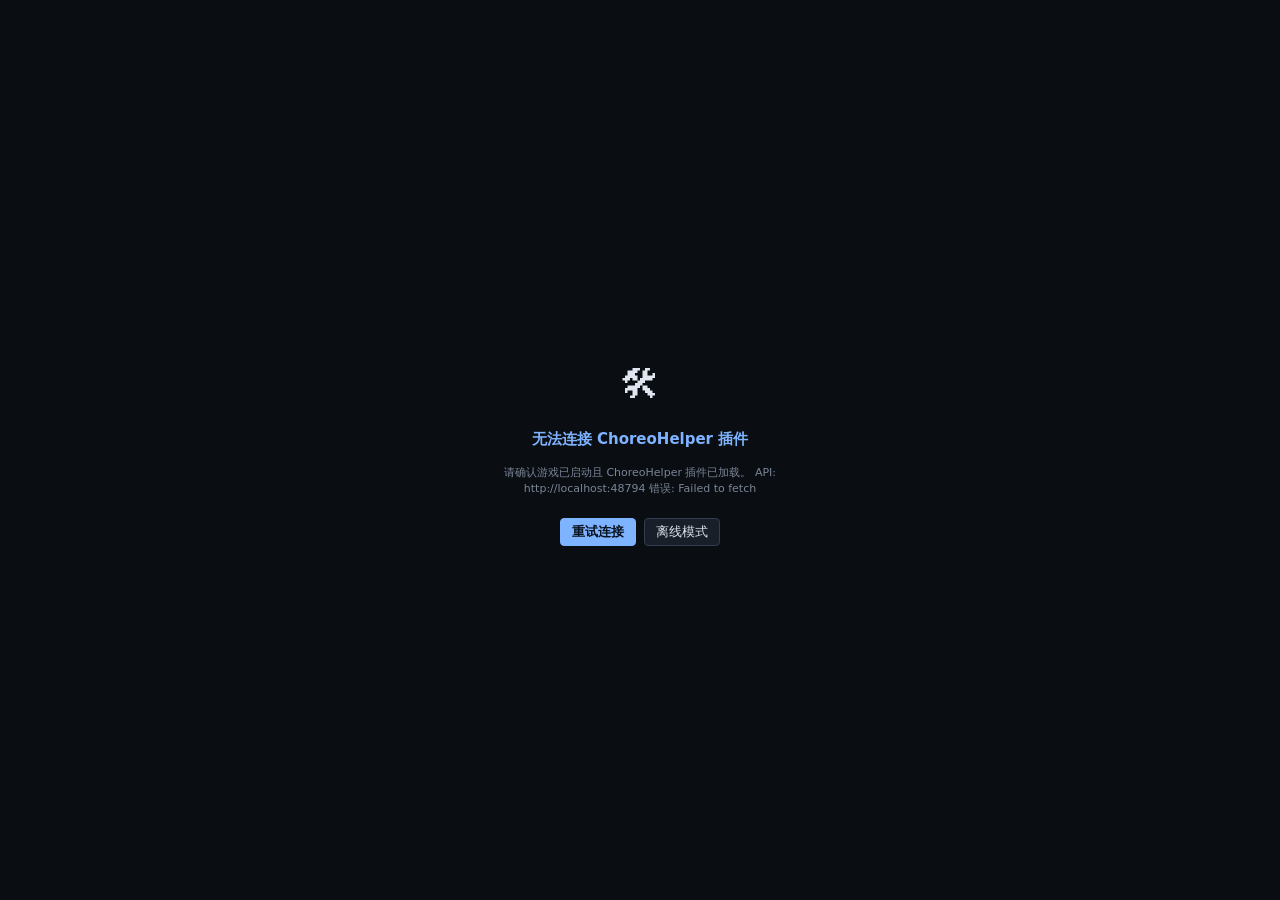
<file: choreo/index.html>
<!DOCTYPE html>
<html lang="zh-CN" data-theme="dark">
<head>
<meta charset="UTF-8">
<meta name="viewport" content="width=device-width, initial-scale=1.0">
<title>FF14 编舞时间轴 v6</title>
<style>
:root{
  --bg:#0a0d12;--bg-2:#0f1319;--panel:#131820;--panel-2:#181f29;--panel-3:#1f2733;
  --border:#252e3c;--border-2:#323d4e;
  --text:#dfe6ef;--text-2:#a8b3c3;--text-dim:#7a8597;--text-on:#08111e;
  --accent:#7eb3ff;--accent-2:#e07bf5;--accent-soft:#7eb3ff22;
  --danger:#ff5757;--warn:#ffb347;--success:#5dde8e;
  --lane-div:#ffffff18;--lane-tx:#ffffff60;
  --ly-bg:#e07bf50c;--ly-clr:#e07bf5;--sw-bg:#ffb3470c;--sw-clr:#ffb347;--ac-bg:#7eb3ff0c;--ac-clr:#7eb3ff;
  --playhead:#ff4d6d;--tl-bg:#0c0f14;--ruler:#151a21;
  --grid1:#ffffff22;--grid2:#ffffff0c;--grid-lb:#ffffff70;
  --shadow:0 6px 24px #0008;
  --c-usual:#7eb3ff;--c-special:#e07bf5;--c-expr:#ffb347;--c-skill:#5dde8e;--c-switch:#fb923c;--c-lyric:#e07bf5;
}
*{box-sizing:border-box;margin:0;padding:0}
html,body{height:100%}
body{background:var(--bg);color:var(--text);font:13px/1.5 system-ui,"Segoe UI","PingFang SC","Microsoft YaHei",sans-serif;-webkit-font-smoothing:antialiased;overflow:hidden}
.app{display:flex;flex-direction:column;height:100dvh;overflow:hidden}

/* Toolbar */
.toolbar{background:linear-gradient(180deg,var(--panel),var(--bg-2));border-bottom:1px solid var(--border);padding:5px 12px;display:flex;align-items:center;gap:5px;min-height:44px;flex-wrap:wrap}
.brand{display:flex;align-items:baseline;gap:5px;margin-right:6px}
.brand .logo{font-weight:800;font-size:15px;color:var(--accent);letter-spacing:.5px}
.brand .sub{font-size:10px;color:var(--text-dim)}
.btn{background:var(--panel-2);border:1px solid var(--border-2);color:var(--text);padding:3px 9px;border-radius:4px;cursor:pointer;font-size:11px;transition:all .1s;white-space:nowrap}
.btn:hover{background:var(--panel-3);border-color:var(--accent)}
.btn.primary{background:var(--accent);color:var(--text-on);font-weight:600;border-color:var(--accent)}
.btn.danger{border-color:var(--danger);color:var(--danger)}
.btn.icon{padding:3px 6px;font-size:13px}
.spacer{flex:1}
.ctrl{display:flex;align-items:center;gap:3px}
.ctrl label{font-size:9px;color:var(--text-dim);white-space:nowrap}
.dot{width:6px;height:6px;border-radius:50%;background:var(--text-dim);display:inline-block}
.dot.live{background:var(--success);box-shadow:0 0 4px rgba(93,222,142,.5)}
.dancer-sel{display:flex;gap:1px;background:var(--bg-2);border:1px solid var(--border);border-radius:4px;padding:1px}
.dancer-sel button{background:transparent;border:none;color:var(--text-dim);cursor:pointer;font-size:11px;padding:2px 9px;border-radius:3px}
.dancer-sel button.active{background:var(--accent);color:var(--text-on);font-weight:600}
.time-disp{font-family:ui-monospace,Consolas,monospace;font-size:13px;color:var(--accent);min-width:60px}

/* Workspace */
.workspace{display:flex;flex:1;overflow:hidden}

/* Sidebar */
.sidebar{width:300px;flex-shrink:0;background:var(--panel);border-right:1px solid var(--border);display:flex;flex-direction:column;overflow-x:hidden;overflow-y:hidden}
.search{padding:5px;border-bottom:1px solid var(--border)}
.search input{width:100%;background:var(--bg-2);border:1px solid var(--border);color:var(--text);padding:4px 8px;border-radius:4px;font-size:11px;outline:none}
.search input:focus{border-color:var(--accent)}
.tabs-wrap{border-bottom:1px solid var(--border);max-height:130px;overflow-y:auto}
.tab-grp{font-size:9px;color:var(--text-dim);padding:3px 6px 1px;font-weight:700;border-bottom:1px solid var(--border);background:var(--bg-2);position:sticky;top:0;z-index:2}
.tab{padding:3px 5px;text-align:center;cursor:pointer;font-size:10px;color:var(--text-dim);border-bottom:2px solid transparent;transition:all .1s;white-space:nowrap;display:inline-block}
.tab:hover{color:var(--text)}
.tab.active{color:var(--accent);border-bottom-color:var(--accent)}
.tab .badge{font-size:8px;color:var(--text-dim);margin-left:1px}

/* Action list - 3 columns */
.act-list{flex:1;overflow-y:auto;overflow-x:hidden;padding:3px}
.act-cols{display:grid;grid-template-columns:repeat(5,1fr);gap:4px;min-width:0}
.act-item{text-align:center;padding:4px 4px;border-radius:3px;cursor:grab;transition:background .1s;display:flex;flex-direction:column;gap:1px;margin-bottom:1px;border:1px solid transparent;min-height:32px}
.act-item:hover{filter:brightness(1.2);border-color:var(--border-2)}
.act-item[data-cat="usual"]{background:rgba(126,179,255,0.18);border-left:3px solid var(--c-usual)}
.act-item[data-cat="special"]{background:rgba(224,123,245,0.18);border-left:3px solid var(--c-special)}
.act-item[data-cat="expression"]{background:rgba(255,179,71,0.18);border-left:3px solid var(--c-expr)}
.act-item[data-cat="skill"]{background:rgba(93,222,142,0.18);border-left:3px solid var(--c-skill)}
.act-item[data-cat="switch"]{background:rgba(251,146,60,0.18);border-left:3px solid var(--c-switch)}
.ai-loop{font-size:8px;color:#8be9fd;opacity:.85;line-height:1}
.act-item[data-cat="usual"]:hover{background:rgba(126,179,255,0.3)}
.act-item[data-cat="special"]:hover{background:rgba(224,123,245,0.3)}
.act-item[data-cat="expression"]:hover{background:rgba(255,179,71,0.3)}
.act-item[data-cat="skill"]:hover{background:rgba(93,222,142,0.3)}
.act-item[data-cat="switch"]:hover{background:rgba(251,146,60,0.3)}
.act-item.dragging{opacity:.3}
.act-item .ai-name{font-size:12px;white-space:nowrap;overflow:hidden;text-overflow:ellipsis}

.act-item .ai-job{font-size:9px;color:var(--text-dim)}






/* Timeline */
.tl-area{flex:1;display:flex;flex-direction:column;overflow:hidden}
.transport{background:linear-gradient(180deg,var(--panel),var(--bg-2));border-bottom:1px solid var(--border);padding:3px 10px;display:flex;align-items:center;gap:5px;min-height:30px;flex-wrap:wrap}
.tl-wrap{flex:1;overflow:auto;position:relative;background:var(--tl-bg)}
.tl-canvas{position:relative;min-width:100%}
.ruler{height:22px;background:var(--ruler);border-bottom:1px solid var(--border);position:sticky;top:0;z-index:5}
.r-tick{position:absolute;bottom:0;width:1px}
.r-tick.major{height:10px;background:var(--grid-lb)}
.r-tick.minor{height:5px;background:var(--grid2)}
.r-lb{position:absolute;bottom:12px;font-size:7px;color:var(--grid-lb);transform:translateX(-50%);font-family:ui-monospace,Consolas,monospace}
.playhead{position:absolute;top:0;bottom:0;width:3px;background:var(--playhead);z-index:50;pointer-events:none;box-shadow:0 0 8px var(--playhead),0 0 4px var(--playhead)}
.playhead::before{content:'';position:absolute;top:-2px;left:-5px;width:13px;height:10px;background:var(--playhead);clip-path:polygon(0 0,100% 0,50% 100%);box-shadow:0 0 6px var(--playhead)}}

/* Dancer group */
.dancer-grp{border-bottom:2px solid var(--border-2);transition:all .2s}
.dancer-grp.collapsed .lanes{display:none}
.d-hdr{display:flex;align-items:center;gap:5px;padding:3px 8px;background:var(--panel);border-bottom:1px solid var(--border);min-height:22px}
.d-hdr .dh-dot{width:8px;height:8px;border-radius:2px}
.d-hdr .dh-nm{font-size:11px;font-weight:600;color:var(--text)}
.d-hdr .dh-jb{font-size:9px;color:var(--text-dim);margin-left:2px}
.d-hdr .dh-rsz{margin-left:auto;display:flex;align-items:center;gap:2px}
.d-hdr .dh-rsz label{font-size:8px;color:var(--text-dim)}
.d-hdr .dh-rsz input{width:32px;font-size:9px;background:var(--bg-2);border:1px solid var(--border);color:var(--text);padding:1px 3px;border-radius:2px;outline:none;text-align:center}
.d-hdr .dh-toggle{cursor:pointer;font-size:10px;color:var(--text-dim);margin-left:4px}

/* Lanes */
.lane{height:40px;border-bottom:1px solid var(--lane-div);position:relative;display:flex;align-items:center}
.lane.lyric-lane{background:var(--ly-bg);height:32px}
.lane.switch-lane{background:var(--sw-bg)}
.lane.action-lane{background:var(--ac-bg)}
.lane-label{width:100px;flex-shrink:0;padding:0 5px;font-size:9px;color:var(--lane-tx);border-right:1px solid var(--lane-div);height:100%;display:flex;align-items:center;gap:2px;background:var(--panel);position:sticky;left:0;z-index:4}
.lane-body{flex:1;height:100%;position:relative;min-width:0}
.lane-body.drag-over{background:var(--accent-soft)}
.lane-body.conflict{background:rgba(255,87,87,.12)}

/* Clips */
.clip{position:absolute;top:2px;height:36px;background:var(--panel-3);border:1px solid var(--border-2);border-radius:3px;cursor:grab;display:flex;align-items:center;padding:0 4px;overflow:hidden;min-width:20px;transition:border-color .1s,box-shadow .1s}
.clip[data-cat="usual"]{border-left:3px solid var(--c-usual)}
.clip[data-cat="special"]{border-left:3px solid var(--c-special)}
.clip[data-cat="expression"]{border-left:3px solid var(--c-expr)}
.clip[data-cat="skill"]{border-left:3px solid var(--c-skill)}
.clip[data-cat="switch"]{border-left:3px solid var(--c-switch)}
.clip[data-cat="lyric"]{border-left:3px solid var(--c-lyric);background:var(--ly-bg);border-color:var(--accent-2)}
.clip:hover{border-color:var(--accent);box-shadow:0 0 4px var(--accent-soft)}
.clip.selected{border-color:var(--accent);box-shadow:0 0 0 1px var(--accent)}
.clip .c-nm{font-size:12px;white-space:nowrap;overflow:hidden;text-overflow:ellipsis;pointer-events:none}
.clip .c-job{font-size:6px;color:var(--text-dim);position:absolute;bottom:0;right:2px;pointer-events:none}
.clip .c-pv{position:absolute;top:1px;right:1px;width:10px;height:10px;background:var(--accent);color:var(--text-on);border-radius:2px;font-size:6px;display:flex;align-items:center;justify-content:center;cursor:pointer;opacity:0;transition:opacity .12s;border:none;padding:0}
.clip:hover .c-pv{opacity:1}



/* Global lyric track */
.global-lyric{border-bottom:2px solid var(--border-2);background:var(--panel)}
.global-lyric .gl-hdr{display:flex;align-items:center;gap:5px;padding:3px 8px;background:var(--panel-2);border-bottom:1px solid var(--border);min-height:22px}
.global-lyric .gl-hdr .gl-ttl{font-size:11px;font-weight:600;color:var(--accent-2)}
.global-lyric .gl-hdr .gl-tg{display:flex;align-items:center;gap:4px;margin-left:auto}
.gl-toggle{display:flex;align-items:center;gap:3px;font-size:9px;color:var(--text-dim);cursor:pointer}
.gl-toggle input{cursor:pointer}

/* Macro panel */
.macro-pnl{border-top:2px solid var(--border-2);background:var(--panel);display:flex;flex-direction:column;flex-shrink:0}
.macro-pnl.collapsed{overflow:hidden}
.macro-hdr{display:flex;align-items:center;gap:5px;padding:3px 10px;cursor:pointer;background:var(--bg-2);border-bottom:1px solid var(--border);min-height:26px}
.macro-hdr .mp-ttl{font-size:11px;font-weight:600;color:var(--accent)}
.macro-tabs{display:flex;gap:2px;flex:1;flex-wrap:wrap}
.macro-tab{padding:1px 7px;font-size:9px;cursor:pointer;border-radius:3px;border:1px solid transparent;color:var(--text-dim)}
.macro-tab.active{background:var(--panel-3);color:var(--accent);border-color:var(--accent)}
.macro-body{flex:1;display:flex;gap:4px;padding:4px;overflow:hidden}
.macro-tx{flex:1;background:var(--bg-2);border:1px solid var(--border);color:var(--text);padding:5px 7px;border-radius:4px;font-size:10px;font-family:ui-monospace,Consolas,monospace;resize:none;outline:none;min-height:110px;line-height:1.4}
.macro-tx:focus{border-color:var(--accent)}

/* Bottom bar */
.bottombar{background:var(--panel);border-top:1px solid var(--border);padding:0 10px;display:flex;align-items:center;gap:10px;font-size:8px;color:var(--text-dim);min-height:18px}
.bottombar .v{color:var(--text-2)}

/* Modal */
.modal-bg{position:fixed;inset:0;background:#000a;display:flex;align-items:center;justify-content:center;z-index:100}
.modal{background:var(--panel);border:1px solid var(--border-2);border-radius:8px;padding:14px;min-width:420px;max-width:92vw;max-height:85vh;overflow:auto;box-shadow:var(--shadow)}
.modal h3{font-size:12px;margin-bottom:8px;color:var(--accent)}
.modal-act{display:flex;gap:6px;margin-top:8px;justify-content:flex-end}
textarea,.modal input{width:100%;background:var(--bg-2);border:1px solid var(--border);color:var(--text);padding:4px 7px;border-radius:4px;font-size:11px;outline:none;font-family:inherit}
textarea{min-height:70px;resize:vertical;font-family:ui-monospace,Consolas,monospace}
textarea:focus,.modal input:focus{border-color:var(--accent)}
.ly-res{max-height:220px;overflow-y:auto;margin:5px 0}
.ly-r{padding:5px;border:1px solid var(--border);border-radius:4px;cursor:pointer;margin-bottom:2px;transition:all .1s;display:flex;align-items:center;gap:5px}
.ly-r:hover{border-color:var(--accent);background:var(--panel-2)}

/* Toast & loading */
.toast{position:fixed;bottom:24px;left:50%;transform:translateX(-50%);background:var(--panel);border:1px solid var(--accent);color:var(--text);padding:6px 13px;border-radius:5px;font-size:11px;z-index:200;opacity:0;transition:opacity .3s,transform .3s;pointer-events:none;box-shadow:var(--shadow)}
.toast.show{opacity:1;transform:translateX(-50%) translateY(-5px)}
.loading{position:fixed;inset:0;background:var(--bg);display:flex;align-items:center;justify-content:center;z-index:300;flex-direction:column;gap:12px}
.loading.hidden{display:none}
.spin{width:24px;height:24px;border:3px solid var(--border);border-top-color:var(--accent);border-radius:50%;animation:sp .8s linear infinite}
@keyframes sp{to{transform:rotate(360deg)}}
.load-tx{font-size:11px;color:var(--text-dim)}

/* Context menu */
.ctx{position:fixed;background:var(--panel);border:1px solid var(--border-2);border-radius:4px;z-index:50;display:none;min-width:120px;box-shadow:var(--shadow)}
.ctx.show{display:block}
.ctx-it{padding:4px 9px;cursor:pointer;font-size:10px;transition:background .1s}
.ctx-it:hover{background:var(--panel-2)}
.ctx-it.danger{color:var(--danger)}
.ctx-sep{height:1px;background:var(--border);margin:2px 0}

/* Tooltip */
.tip{position:fixed;background:var(--panel);border:1px solid var(--border-2);padding:3px 6px;border-radius:4px;font-size:9px;color:var(--text-2);z-index:60;pointer-events:none;display:none;max-width:260px;box-shadow:var(--shadow);white-space:pre-wrap}
.tip.show{display:block}

/* Scrollbar */
::-webkit-scrollbar{width:6px;height:6px}
::-webkit-scrollbar-track{background:var(--bg)}
::-webkit-scrollbar-thumb{background:var(--border-2);border-radius:3px}

.clip::before{content:"";position:absolute;left:0;top:0;width:15px;height:100%;background:linear-gradient(90deg,rgba(126,179,255,0.25),transparent);cursor:ew-resize;z-index:1;pointer-events:none}
.clip::after{content:"";position:absolute;right:0;top:0;width:15px;height:100%;background:linear-gradient(270deg,rgba(126,179,255,0.25),transparent);cursor:ew-resize;z-index:1;pointer-events:none}
.clip:active{cursor:grabbing}

.bottom-ruler .r-tick{position:absolute;width:1px;background:var(--border)}
.bottom-ruler .r-tick.major{height:14px;bottom:0;background:var(--text-dim)}
.bottom-ruler .r-tick.minor{height:6px;bottom:0;opacity:.5}
.bottom-ruler .r-lb{position:absolute;font-size:12px;color:var(--text-dim);white-space:nowrap}

.play-overlay{position:fixed;top:60px;right:16px;width:240px;max-height:320px;overflow-y:auto;background:var(--panel);border:1px solid var(--border-2);border-radius:8px;padding:8px;z-index:100;box-shadow:0 4px 12px rgba(0,0,0,0.4)}
.play-overlay .po-empty{text-align:center;color:var(--text-dim);padding:12px;font-size:12px}
.play-overlay .po-item{display:flex;align-items:center;gap:4px;padding:4px 6px;border-radius:4px;margin-bottom:3px;font-size:12px}
.play-overlay .po-dancer{font-size:10px;color:var(--text-dim);min-width:40px}
.play-overlay .po-icon{font-size:14px}
.play-overlay .po-name{flex:1;overflow:hidden;text-overflow:ellipsis;white-space:nowrap}
.play-overlay .po-action{background:rgba(93,222,142,0.15);border-left:3px solid var(--c-skill)}
.play-overlay .po-lyric{background:rgba(224,123,245,0.15);border-left:3px solid var(--c-lyric)}
.play-overlay .po-switch{background:rgba(251,146,60,0.15);border-left:3px solid var(--c-switch)}

/* === 宏面板分栏 & 可调高度 === */
.macro-body{flex:1;display:flex;gap:6px;padding:6px;overflow-x:auto;overflow-y:hidden;min-height:0}
.macro-page{display:flex;flex-direction:column;flex:1 1 0;min-width:260px;gap:3px;min-height:0}
.macro-page-hdr{display:flex;align-items:center;justify-content:space-between;font-size:11px;color:var(--text-dim);gap:6px}
.macro-page-hdr .mph-tt{white-space:nowrap;overflow:hidden;text-overflow:ellipsis}
.macro-page-hdr .btn{font-size:11px;padding:2px 10px;flex-shrink:0}
.macro-resize{height:7px;cursor:ns-resize;background:var(--bg-2);flex-shrink:0;transition:background .1s}
.macro-resize:hover,.macro-resize.dragging{background:var(--accent)}
.macro-tx{min-height:60px}
.macro-pnl.fullscreen{position:fixed;left:0;right:0;bottom:0;z-index:150;box-shadow:0 -8px 30px rgba(0,0,0,.5);background:var(--panel)}
.macro-pnl.fullscreen .macro-body{overflow-x:auto;overflow-y:hidden}
.macro-pnl.fullscreen .macro-page{min-width:340px}

/* === 字体放大 & 动作库可读性（覆盖上方小字号规则） === */
body{font-size:13px}
.btn{font-size:13px;padding:4px 11px}
.btn.icon{font-size:15px;padding:4px 8px}
.ctrl label{font-size:11px}
.brand .logo{font-size:17px}
.brand .sub{font-size:11px}
.dancer-sel button{font-size:13px;padding:3px 11px}
.time-disp{font-size:15px}
.search input{font-size:13px;padding:6px 10px}
.tab-grp{font-size:11px;padding:4px 6px 2px}
.tab{font-size:12px;padding:4px 8px}
.tab .badge{font-size:10px}
.act-cols{grid-template-columns:repeat(3,1fr);gap:5px}
.act-item{min-height:42px;padding:6px 6px}
.act-item .ai-name{font-size:13px;white-space:normal;word-break:break-all;display:-webkit-box;-webkit-line-clamp:2;-webkit-box-orient:vertical;overflow:hidden;line-height:1.25}
.act-item .ai-job{font-size:11px}
.ai-loop{font-size:10px}
.lane-label{font-size:11px;width:112px}
.d-hdr .dh-nm{font-size:13px}
.d-hdr .dh-jb{font-size:11px}
.d-hdr .dh-rsz label{font-size:10px}
.d-hdr .dh-rsz input{font-size:11px;width:40px}
.d-hdr .dh-toggle{font-size:12px}
.clip .c-nm{font-size:13px}
.r-lb{font-size:9px}
.macro-hdr .mp-ttl{font-size:13px}
.macro-tab{font-size:11px;padding:2px 9px}
.macro-tx{font-size:12px}
.global-lyric .gl-hdr .gl-ttl{font-size:13px}
.gl-toggle{font-size:11px}
.bottombar{font-size:10px}
.play-overlay .po-item{font-size:13px}
.play-overlay .po-dancer{font-size:11px}
.play-overlay .po-empty{font-size:13px}
</style>
</head>
<body>
<div id="root" class="app"></div>
<div class="loading" id="loading"><div class="spin"></div><div class="load-tx" id="loadTx">正在连接 ChoreoHelper API...</div></div>
<div class="toast" id="toast"></div>
<div class="ctx" id="ctxMenu"></div>
<div class="tip" id="tooltip"></div>
<script>
'use strict';
var API='http://localhost:48794';
var LABEL_W=100;

var dancerColors=['#7eb3ff','#e07bf5','#5dde8e'];
var store={
  connected:false,pps:60,snapEnabled:true,snapGrid:1.0,snapThreshold:0.3,currentTime:0,isPlaying:false,speed:1,totalDuration:60,measuredDur:{},
  engine:(function(){try{return localStorage.getItem('choreo_engine')||'classic'}catch(e){return 'classic'}})(),
  emotes:[],races:[],actions:[],classJobs:[],
  jobMap:{},
  dancers:[],dancerCount:1,
  globalLyrics:[],showLyricMacro:false,
  selectedClip:null,selectedDancer:0,
  activeTab:'emote-usual',search:'',
  history:[],historyIdx:-1,nextClipId:1,
  macroCollapsed:false,activeMacroTab:0,
  dancerHeights:{} // di -> lane height multiplier
};

function fmtTime(t){var m=Math.floor(t/60),s=t%60;return String(m).padStart(2,'0')+':'+s.toFixed(1).padStart(4,'0')}
function snapTime(t,clip,di,tt,type){
  if(!store.snapEnabled)return t;
  var snap=store.snapThreshold;
  var candidates=[];
  // Grid snap (whole seconds)
  for(var i=0;i<=300;i+=0.5){candidates.push(i)}
  // Snap to other clips' start/end in same dancer
  if(di>=0&&store.dancers[di]){
    var d=store.dancers[di];
    ['switchClips','actionClips','lyricClips'].forEach(function(k){
      d[k].forEach(function(c){
        if(c.id===clip.id)return;
        candidates.push(c.start,c.start+c.duration);
      });
    });
  }
  // Also snap to global lyrics
  store.globalLyrics.forEach(function(c){if(c.id!==clip.id)candidates.push(c.start,c.start+c.duration)});
  // Find closest candidate
  var best=t,bestDist=snap;
  candidates.forEach(function(c){var d=Math.abs(c-t);if(d<bestDist){bestDist=d;best=c}});
  return best;
}
function fmtDur(t){if(t<60)return Math.round(t)+'s';return Math.floor(t/60)+'m'+Math.floor(t%60)+'s'}
function el(tag,cls,html){var e=document.createElement(tag);if(cls)e.className=cls;if(html!==undefined)e.innerHTML=html;return e}
function showToast(msg){var t=document.getElementById('toast');t.textContent=msg;t.classList.add('show');clearTimeout(t._t);t._t=setTimeout(function(){t.classList.remove('show')},2000)}
function showTip(x,y,text){var t=document.getElementById('tooltip');t.textContent=text;t.style.left=x+'px';t.style.top=y+'px';t.classList.add('show')}
function hideTip(){document.getElementById('tooltip').classList.remove('show')}
function setLoadingText(t){document.getElementById('loadTx').textContent=t}

function saveHistory(){
  var s=JSON.parse(JSON.stringify({dancers:store.dancers,globalLyrics:store.globalLyrics}));
  store.history=store.history.slice(0,store.historyIdx+1);
  store.history.push(s);store.historyIdx++;
  if(store.history.length>50){store.history.shift();store.historyIdx--}
  try{localStorage.setItem('choreo_draft',JSON.stringify({dancers:store.dancers,globalLyrics:store.globalLyrics,dancerCount:store.dancerCount,showLyricMacro:store.showLyricMacro}))}catch(e){}
}
function undo(){
  if(store.historyIdx<=0)return;
  store.historyIdx--;
  var s=JSON.parse(JSON.stringify(store.history[store.historyIdx]));
  store.dancers=s.dancers||[];store.globalLyrics=s.globalLyrics||[];
  store.dancerCount=store.dancers.length;
  store.selectedClip=null;render()
}

// Emote categorization
var exprNames={'blink':1,'wink':1,'kiss':1,'fume':1,'pout':1,'tongue':1,'facepalm':1,'sigh':1,'snicker':1,'blush':1,'smug':1,'sneer':1,'provoke':1,'bored':1,'sleepy':1};
var specNames={'dance':1,'sit':1,'pose':1,'stretch':1,'cross':1,'beckon':1};
function categorizeEmote(name,gc){
  var l=name?name.toLowerCase():'';
  if(gc){
    var gl=gc.toLowerCase();
    if(gl.indexOf('usual')>=0||gc.indexOf('\u901A\u5E38')>=0)return'usual';
    if(gl.indexOf('special')>=0||gc.indexOf('\u7279\u6B8A')>=0||gc.indexOf('\u7279\u522B')>=0)return'special';
    if(gl.indexOf('expression')>=0||gc.indexOf('\u8868\u60C5')>=0||gl.indexOf('expr')>=0)return'expression';
  }
  if(exprNames[l]||exprNames[name])return'expression';
  if(specNames[l]||specNames[name])return'special';
  return'usual';
}

// LRC parser
function parseLRC(text){
  var lines=[];
  text.split('\n').forEach(function(line){
    var re=/\[(\d{1,3}):(\d{1,2})(?:[.:](\d{1,3}))?\]/g,m,times=[];
    while(m=re.exec(line)){times.push(m[1]*60+ +m[2]+(m[3]?+m[3].padEnd(3,'0'):0)/1000)}
    var txt=line.replace(/\[\d{1,3}:\d{1,2}(?:[.:]\d{1,3})?\]/g,'').trim();
    times.forEach(function(t){if(txt)lines.push({time:t,text:txt})})
  });
  lines.sort(function(a,b){return a.time-b.time});
  return lines
}

function apiFetch(path,opts){return timedFetch(API+path,opts).then(function(r){if(!r.ok)throw new Error(path+': '+r.status);return r.json()})}
function apiPreview(cmd){return timedFetch(API+'/preview',{method:'POST',headers:{'Content-Type':'application/json'},body:JSON.stringify({command:cmd})}).then(function(r){return r.json()})}

var switchItems=[];
for(var i=1;i<=15;i++)switchItems.push({id:'gs'+i,name:'\u5207\u6362'+i,command:'/gs change '+i,category:'switch'});

// Job role colors
var roleColors={0:'#22d3ee',1:'#4d7eff',2:'#ff5757',3:'#e07bf5',4:'#5dde8e'};
var SWITCH_CAT='switch';

// 给所有 fetch 加超时:插件离线时快速失败,而不是挂起等待
function timedFetch(url,opts,ms){
  var ctl=new AbortController();
  var t=setTimeout(function(){ctl.abort()},ms||4000);
  opts=opts||{};opts.signal=ctl.signal;
  return fetch(url,opts).then(function(r){clearTimeout(t);return r},function(e){clearTimeout(t);throw e});
}

// seek 合并+串行:同一时刻只有一个请求在途,拖动中新位置覆盖旧位置(拖动器自身有150ms节流)
var _seekBusy=false,_seekPending=null;
function sendSeek(t){
  var payload={time:Math.round(t*100)/100};
  if(_seekBusy){_seekPending=payload;return}
  _seekBusy=true;
  apiFetch('/playback/seek',{method:'POST',headers:{'Content-Type':'application/json'},body:JSON.stringify(payload)})
  .catch(function(){})
  .then(function(){
    _seekBusy=false;
    if(_seekPending){var p=_seekPending;_seekPending=null;sendSeek(p.time)}
  });
}

// v0.5.21: 修复存量数据的英文 clip 名 —— 旧版宏解析回填时直接拿命令去斜杠当名字（/bow->"bow"），
// 已保存进草稿。按命令回查表情表恢复中文名；解析默认的 expression 分类也一并还原真实分类。
function repairClipNames(){
  if(!store.emotes||!store.emotes.length)return;
  var byCmd={};
  store.emotes.forEach(function(e2){var c=(e2.command||'').toLowerCase();if(c&&c.indexOf(' ')<0&&!byCmd[c])byCmd[c]={name:e2.name,category:e2.category}});
  store.dancers.forEach(function(d){
    (d.actionClips||[]).forEach(function(c){
      // 剥掉变体后缀再查（"/bow motion" -> 查 "/bow"），命令本身保持不变
      var key=(c.data.command||'').toLowerCase().replace(/\s+(motion|loop|special)\s*$/,'');
      var m=byCmd[key];
      if(m){c.data.name=m.name;if(c.data.category==='expression')c.data.category=m.category}
    });
  });
}
function restoreDraft(){  try{
    var draft=JSON.parse(localStorage.getItem('choreo_draft')||'null');
    if(draft&&draft.dancers&&draft.dancers.length){
      store.dancers=draft.dancers;
      store.globalLyrics=draft.globalLyrics||[];
      store.dancerCount=draft.dancerCount||store.dancers.length;
      store.showLyricMacro=!!draft.showLyricMacro;
      var maxId=0;
      store.dancers.forEach(function(d){['switchClips','actionClips','lyricClips'].forEach(function(k){(d[k]||[]).forEach(function(c){if(c.id>maxId)maxId=c.id})})});
      (store.globalLyrics||[]).forEach(function(c){if(c.id>maxId)maxId=c.id});
      store.nextClipId=maxId+1;
    }
  }catch(e){}
}
async function init(){
  restoreDraft(); // 无论连接成败都先恢复本地草稿
  try{
    setLoadingText('加载中...');
    var h=await apiFetch('/health');
    if(h.status!=='ok')throw new Error('unhealthy');
    store.connected=true;
    // 同步引擎偏好到插件（经典/增强）
    try{apiFetch('/settings/engine',{method:'POST',body:JSON.stringify({pinMode:store.engine==='pin'})}).catch(function(){})}catch(e){}
    setLoadingText('加载表情动作...');
    var ed=await apiFetch('/actions/emotes');
    store.emotes=(ed.emotes||[]).map(function(e){e.category=categorizeEmote(e.name,e.category);return e});
    repairClipNames(); // 恢复存量 clip 的中文名（旧版英文数据修复）
    setLoadingText('加载种族...');
    var rd=await apiFetch('/actions/races');store.races=rd.races||[];
    setLoadingText('加载动作...');
    var ad=await apiFetch('/actions');
    store.actions=(ad.actions||[]).filter(function(a){return a.jobName&&a.jobName.length>0});
    setLoadingText('加载中...');
    try{
      var cd=await apiFetch('/classjobs');
      store.classJobs=(cd.classJobs||[]).filter(function(j){return j.name&&j.name.length>0});
    }catch(e){
      store.classJobs=[];
    }
    store.jobMap={};
    store.classJobs.forEach(function(j){store.jobMap[j.id]={name:j.name,abbr:j.abbreviation,command:'/job "'+j.name+'"',id:j.id,role:j.role}});
    // 草稿恢复已移到 init 开头 restoreDraft()
    if(!store.dancers.length)store.dancers=[makeDancer(0)];
    saveHistory();
    document.getElementById('loading').classList.add('hidden');
    render();
    showToast('\u5DF2\u52A0\u8F7D '+store.emotes.length+' \u52A8\u4F5C, '+store.actions.length+' \u6280\u80FD, '+store.classJobs.length+' \u804C\u4E1A');
    // 实测动画时长：预览/拖动/播放过的动作会记录真实时长，用于显示与自动校正 clip 时长
    refreshMeasured();
    setInterval(refreshMeasured,5000);
  }catch(err){
    document.getElementById('loading').classList.add('hidden');
    showConnectionError(err.message);
  }
}

// 拉取插件实测的动画时长（预览/定格/播放时累积），并自动校正未被手动调过的 clip 时长
function refreshMeasured(){
  apiFetch('/actions/measured-durations').then(function(d){
    if(!d||!d.durations)return;
    var changed=false;
    Object.keys(d.durations).forEach(function(k){
      var v=parseFloat(d.durations[k]);if(!isFinite(v)||v<=0.05)return;
      if(store.measuredDur[k]!==v){store.measuredDur[k]=v;changed=true}
    });
    if(!changed)return;
    var fixed=false;
    store.dancers.forEach(function(dd){['actionClips','switchClips'].forEach(function(k){
      dd[k].forEach(function(c){
        if(c.autoDur&&c.data&&c.data.command&&store.measuredDur[c.data.command]&&Math.abs(c.duration-store.measuredDur[c.data.command])>0.01){
          c.duration=store.measuredDur[c.data.command];c.autoDur=false;fixed=true;
        }
      });
    })});
    if(fixed){updateTotalDuration();render()}
  }).catch(function(){});
}

function showConnectionError(msg){  var root=document.getElementById('root');
  var d=document.createElement('div');
  d.style.cssText='display:flex;flex-direction:column;align-items:center;justify-content:center;height:100dvh;gap:14px;padding:20px;text-align:center';
  var icon=document.createElement('div');icon.style.fontSize='40px';icon.textContent='\u{1F6E0}';d.appendChild(icon);
  var title=document.createElement('div');title.style.cssText='font-size:15px;font-weight:600;color:#7eb3ff';title.textContent='\u65E0\u6CD5\u8FDE\u63A5 ChoreoHelper \u63D2\u4EF6';d.appendChild(title);
  var desc=document.createElement('div');desc.style.cssText='font-size:11px;color:#7a8597;max-width:380px';
  desc.textContent='\u8BF7\u786E\u8BA4\u6E38\u620F\u5DF2\u542F\u52A8\u4E14 ChoreoHelper \u63D2\u4EF6\u5DF2\u52A0\u8F7D\u3002\nAPI: http://localhost:48794\n\u9519\u8BEF: '+msg;d.appendChild(desc);
  var bw=document.createElement('div');bw.style.cssText='display:flex;gap:8px;margin-top:6px';
  var b1=document.createElement('button');b1.className='btn primary';b1.textContent='\u91CD\u8BD5\u8FDE\u63A5';
  b1.onclick=function(){document.getElementById('loading').classList.remove('hidden');root.innerHTML='';init()};
  var b2=document.createElement('button');b2.className='btn';b2.textContent='\u79BB\u7EBF\u6A21\u5F0F';
  b2.onclick=function(){store.connected=true;root.innerHTML='';render()};
  bw.appendChild(b1);bw.appendChild(b2);d.appendChild(bw);
  root.innerHTML='';root.appendChild(d);
}

function makeDancer(idx){return{id:idx,name:'\u821E\u8005'+(idx+1),color:dancerColors[idx%3],switchClips:[],actionClips:[],lyricClips:[],currentJob:'',collapsed:false,laneScale:1}}

function setDancerCount(n){
  n=Math.max(1,Math.min(3,n));
  while(store.dancers.length<n)store.dancers.push(makeDancer(store.dancers.length));
  while(store.dancers.length>n)store.dancers.pop();
  store.dancerCount=n;
  if(store.selectedDancer>=n)store.selectedDancer=n-1;
  saveHistory();updateTotalDuration();render()
}

// Get job categories for sidebar
function getJobTabs(){
  var groups={};
  store.actions.forEach(function(a){
    if(a.jobName){
      if(!groups[a.jobName])groups[a.jobName]={count:0,jobId:a.jobId,abbr:a.jobAbbr||'',role:a.jobAbbr||''};
      groups[a.jobName].count++;
    }
  });
  return Object.keys(groups).map(function(name){return{name:name,count:groups[name].count,jobId:groups[name].jobId,abbr:groups[name].abbr}}).filter(function(j){return j.count>=3}).sort(function(a,b){return b.count-a.count});
}

function getFilteredActions(){
  var items=[],q=store.search.toLowerCase();
  if(store.activeTab==='emote-usual')items=store.emotes.filter(function(e){return e.category==='usual'});
  else if(store.activeTab==='emote-special')items=store.emotes.filter(function(e){return e.category==='special'});
  else if(store.activeTab==='emote-expression')items=store.emotes.filter(function(e){return e.category==='expression'});
  else if(store.activeTab==='switch')items=switchItems;
  else if(store.activeTab==='race')items=store.races.filter(function(r){return r.id>0}).map(function(r){return{id:r.id,name:r.masculine||r.feminine,command:'race:'+r.id,category:'绉嶆棌'}});
  else if(store.activeTab==='all')items=store.emotes.concat(store.actions.slice(0,150));
  else if(store.activeTab==='skill-all')items=store.actions.slice(0,400);
  else if(store.activeTab.indexOf('job-')===0){
    var jn=store.activeTab.substring(4);
    items=store.actions.filter(function(a){return a.jobName===jn});
  }
  if(q)items=items.filter(function(i){return(i.name||'').toLowerCase().indexOf(q)>=0||(i.command||'').toLowerCase().indexOf(q)>=0||(i.jobAbbr||'').toLowerCase().indexOf(q)>=0});
  return items.slice(0,300);
}

// Esc 退出宏面板全屏
document.addEventListener('keydown',function(e){
  if(e.key!=='Escape')return;
  if(store.macroFullscreen){store.macroFullscreen=false;render();showToast('\u5DF2\u9000\u51FA\u5B8F\u5168\u5C4F')}
});

// Delete/Backspace 删除选中的 clip（输入框中不生效）
document.addEventListener('keydown',function(e){
  if(e.key!=='Delete'&&e.key!=='Backspace')return;
  var t=e.target;
  if(t&&(t.tagName==='INPUT'||t.tagName==='TEXTAREA'||t.isContentEditable))return;
  if(!store.selectedClip)return;
  var nm=store.selectedClip.data&&store.selectedClip.data.name;
  deleteClip(store.selectedClip.id);
  showToast('\u5DF2\u5220\u9664: '+(nm||'clip'));
  e.preventDefault();
});

// Conflict check：返回造成冲突的另一轨 clip 的最晚结束时刻（无冲突返回 0）
function conflictEnd(di,tt,ns,nd,ex){
  var d=store.dancers[di];if(!d)return 0;
  if(tt!=='switch'&&tt!=='action')return 0;
  var ot=tt==='switch'?'actionClips':'switchClips';
  var other=d[ot];var ne=ns+nd;var ret=0;
  for(var i=0;i<other.length;i++){
    var c=other[i];if(c.id===ex)continue;
    var cE=c.start+c.duration;
    if(ns<cE-0.01&&ne>c.start+0.01&&cE>ret)ret=cE;
  }
  return ret;
}
function hasConflict(di,tt,ns,nd,ex){return conflictEnd(di,tt,ns,nd,ex)>0}

// 自动补齐规则：动作轨上两个 clip 之间有空隙时，自动延长前一个 clip 的时长补到下一个的开始
// （新增/移动/删除/导入/宏解析后调用；手动拖右边缘缩短不回填——尊重显式设置的时长）
function autoFillGaps(di){
  var d=store.dancers[di];if(!d)return;
  var arr=d.actionClips.slice().sort(function(a,b){return a.start-b.start});
  for(var i=0;i<arr.length-1;i++){
    var a=arr[i],b=arr[i+1];
    if(b.start-(a.start+a.duration)>0.05){
      a.duration=Math.round((b.start-a.start)*10)/10;
      if(a.autoDur)a.autoDur=false; // 补齐是显式时长，不再被实测时长自动校正顶掉
    }
  }
}

// Add clip with auto job switch
function addClip(di,tt,data,st){
  var d=store.dancers[di];if(!d)return false;
  if(st===undefined){var d0=store.dancers[di];var arr0=d0[tt+'Clips'];var lastEnd0=0;arr0.forEach(function(c){var e0=c.start+c.duration;if(e0>lastEnd0)lastEnd0=e0});st=lastEnd0}
  var dur=data.duration||(data.isLoop?3:(store.measuredDur[data.command]||3));
  var autoDur=!data.duration&&!data.isLoop; // 非循环动作：时长来自默认/实测值，拿到实测后自动校正
  // 与另一轨（切换/动作）时间重叠时自动顺延到空位，不再报错
  var guard=0,ce;
  while(tt!=='lyric'&&(ce=conflictEnd(di,tt,st,dur))>0&&guard++<50){st=ce+0.05}
  if(guard>0)showToast('已自动顺延到 '+st.toFixed(1)+'s（切换和动作轨不能重叠）');
  // Auto job switch
  if(tt==='action'&&data.jobName&&data.jobName!==d.currentJob){
    var ji=store.jobMap&&store.jobMap[data.jobId];
    if(ji){
      var hasSW=d.switchClips.some(function(c){return Math.abs(c.start-st)<0.1});
      if(!hasSW){
        d.switchClips.push({id:store.nextClipId++,start:Math.max(0,st-0.5),duration:1,data:{name:'\u5207\u6362: '+data.jobName,command:ji.command,category:'\u5207\u6362',isJobSwitch:true,jobName:data.jobName,jobId:data.jobId}});
        d.currentJob=data.jobName;
      }
    }
  }
  d[tt+'Clips'].push({id:store.nextClipId++,start:Math.max(0,st),duration:dur,autoDur:autoDur,data:{id:data.id,name:data.name,command:data.command,category:data.category,jobName:data.jobName,jobId:data.jobId,jobAbbr:data.jobAbbr}});
  if(tt==='action')autoFillGaps(di); // 前一个动作与新 clip 之间的空隙自动补齐
  saveHistory();updateTotalDuration();render();
  return true;
}
function addClipToTrack(di,tt,data,st){
  var d=store.dancers[di];if(!d)return;
  if(st===undefined){var arr=d[tt+'Clips'];var lastEnd=0;arr.forEach(function(c){var e=c.start+c.duration;if(e>lastEnd)lastEnd=e;st=Math.round(st*2)/2});st=lastEnd}
  d[tt+'Clips'].push({id:store.nextClipId++,start:st,duration:data.duration||3,data:data});
  saveHistory();updateTotalDuration();render();
}

// Add global lyric clip
function addGlobalLyric(data,st){
  if(st===undefined)st=store.currentTime;
  var dur=data.duration||3;
  store.globalLyrics.push({id:store.nextClipId++,start:Math.max(0,st),duration:dur,data:{name:data.name,command:data.command||'',category:'lyric',isLyric:true}});
  saveHistory();updateTotalDuration();render();
}

function deleteClip(id){
  store.dancers.forEach(function(d){d.switchClips=d.switchClips.filter(function(c){return c.id!==id});d.actionClips=d.actionClips.filter(function(c){return c.id!==id});d.lyricClips=d.lyricClips.filter(function(c){return c.id!==id})});
  store.globalLyrics=store.globalLyrics.filter(function(c){return c.id!==id});
  if(store.selectedClip&&store.selectedClip.id===id)store.selectedClip=null;
  store.dancers.forEach(function(d,i){autoFillGaps(i)}); // 删除后前一个动作补齐空隙
  saveHistory();updateTotalDuration();render();
}

function duplicateClip(clip){
  // Search in dancers
  for(var di=0;di<store.dancers.length;di++){
    var d=store.dancers[di];
    for(var tt of['switch','action','lyric']){
      var arr=d[tt+'Clips'];
      var idx=arr.indexOf(clip);
      if(idx>=0){
        var ns=clip.start+clip.duration+0.5;
        var nc=JSON.parse(JSON.stringify(clip));nc.id=store.nextClipId++;nc.start=ns;arr.push(nc);
        saveHistory();updateTotalDuration();render();return;
      }
    }
  }
  // Search in global lyrics
  var gi=store.globalLyrics.indexOf(clip);
  if(gi>=0){
    var ns2=clip.start+clip.duration+0.5;
    var nc2=JSON.parse(JSON.stringify(clip));nc2.id=store.nextClipId++;nc2.start=ns2;store.globalLyrics.push(nc2);
    saveHistory();updateTotalDuration();render();
  }
}

function updateTotalDuration(){
  var max=60;
  store.dancers.forEach(function(d){['switchClips','actionClips','lyricClips'].forEach(function(k){d[k].forEach(function(c){var e=c.start+c.duration;if(e>max)max=e})})});
  store.globalLyrics.forEach(function(c){var e=c.start+c.duration;if(e>max)max=e});
  store.totalDuration=Math.ceil(max+5);
}

// Import lyrics to global track
function importLyrics(lrc){
  var ly=parseLRC(lrc);
  if(!ly.length){showToast('未找到有效歌词');return}
  store.globalLyrics=[];
  for(var i=0;i<ly.length;i++){
    var st=ly[i].time,end=i+1<ly.length?ly[i+1].time:st+5;
    store.globalLyrics.push({id:store.nextClipId++,start:st,duration:Math.max(0.5,end-st),data:{name:ly[i].text,command:'',category:'lyric',isLyric:true}});
  }
  saveHistory();updateTotalDuration();render();
  showToast('已导入 '+ly.length+' 行歌词到全局歌词轨');
}

// Macro generation
function generateMacro(di){
  var d=store.dancers[di];if(!d)return[];
  var all=[];
  d.switchClips.forEach(function(c){all.push({clip:c,type:'switch'})});
  d.actionClips.forEach(function(c){all.push({clip:c,type:'action'})});
  d.lyricClips.forEach(function(c){all.push({clip:c,type:'lyric'})});
  if(store.showLyricMacro){store.globalLyrics.forEach(function(c){
    // 编辑回填后 /say 行已进入该舞者 lyricClips——同刻同名跳过，防止重复输出
    var dup=false;
    for(var li=0;li<d.lyricClips.length;li++){var lc=d.lyricClips[li];
      if(Math.abs(lc.start-c.start)<0.15&&lc.data.name===c.data.name){dup=true;break}}
    if(!dup)all.push({clip:c,type:'lyric'});
  })}
  all.sort(function(a,b){return a.clip.start-b.clip.start});
  function fmtWait(d){d=Math.round(d*2)/2;var s=d.toFixed(1);if(s.indexOf('.0')===s.length-2)s=s.substring(0,s.length-2);return '<wait.'+s+'>'}
  // Group clips by same start time (within 0.1s)
  var groups=[];
  all.forEach(function(item){
    if(groups.length===0||item.clip.start-groups[groups.length-1].start>0.1){
      groups.push({start:item.clip.start,items:[item]})
    }else{groups[groups.length-1].items.push(item)}
  });
  var macroLines=[];
  var currentJob='';
  groups.forEach(function(g,gi){
    // Calculate wait for this group = time until next group starts
    // If this is the last group, wait = max clip duration in group
    var nextStart=gi<groups.length-1?groups[gi+1].start:null;
    g.items.forEach(function(item,ii){
      var c=item.clip;
      var cmd=c.data.command||'';
      var isLastInGroup=ii===g.items.length-1;
      var waitStr='';
      if(isLastInGroup){
        if(nextStart!==null){
          // Wait = gap to next group
          var wait=nextStart-g.start;
          if(wait>=0.5)waitStr=' '+fmtWait(wait);
        }else{
          // Last group: use own duration as wait
          if(c.duration>=0.5)waitStr=' '+fmtWait(c.duration);
        }
      }
      if(item.type==='switch'){
        if(c.data.jobName)currentJob=c.data.jobName;
        macroLines.push(cmd+waitStr);
      }else if(item.type==='lyric'){
        // 文字宏：歌词/文字 clip 无命令时输出 "/say 文字"（此前输出空行 = 文字宏整个丢失）
        if(!cmd&&c.data.name)cmd='/say '+c.data.name;
        if(cmd)macroLines.push(cmd+waitStr);
      }else{
        if(c.data.jobName&&c.data.jobName!==currentJob){
          var ji=store.jobMap&&store.jobMap[c.data.jobId];
          if(ji){macroLines.push(ji.command+' <wait.0.5>');currentJob=c.data.jobName}
        }
        var noWaitCmds=['\u623F\u5C4B','house','\u4F0F\u5C4B'];
        var needsWait=true;
        noWaitCmds.forEach(function(nc){if(cmd.indexOf(nc)>=0)needsWait=false});
        macroLines.push(cmd+(needsWait?waitStr:''));
      }
    });
  });
  var resultLines=['/echo \u7F16\u821E: '+d.name];
  var maxLines=14; // 游戏单宏槽 15 行：每 14 行动作分页 + /nextmacro 连续执行，留 1 行余量
  for(var i=0;i<macroLines.length;i++){
    resultLines.push(macroLines[i]);
    if((i+1)%maxLines===0&&i<macroLines.length-1){resultLines.push('/nextmacro')}
  }
  return resultLines;
}

// Parse macro back
function parseMacroToClips(text,di){
  var d=store.dancers[di];if(!d)return;
  var rawLines=text.split('\n');
  var sw=[],ac=[],ly=[];
  var t=0;
  rawLines.forEach(function(line){
    line=line.trim();
    if(!line)return;
    if(line[0]!=='/'&&line[0]!=='<')return;
    if(line.indexOf('/echo')===0&&(line.indexOf('\u7F16\u821E')>=0||line.indexOf('========')>=0))return;
    if(line.indexOf('/nextmacro')===0)return;
    // Extract <wait.X> from end of line
    var waitMatch=line.match(/<wait\.(\d+(?:\.\d+)?)>\s*$/i);
    var dur=0.5;
    if(waitMatch){dur=parseFloat(waitMatch[1]);line=line.replace(/<wait\.[^>]+>\s*$/i,'').trim()}
    // Handle /wait X as separate line (legacy)
    if(line.match(/^\/wait\s+/i)){var w=parseFloat(line.replace(/^\/wait\s+/i,'').trim());if(w)t+=w;return}
    var sp=line.indexOf(' ');
    var cmd=sp>0?line.substring(0,sp).toLowerCase():line.toLowerCase();
    var args=sp>0?line.substring(sp+1).trim():'';
    // /y or /sh or /say -> lyric
    if(cmd==='/y'||cmd==='/sh'||cmd==='/say'){
      ly.push({id:store.nextClipId++,start:t,duration:Math.max(0.5,dur),data:{name:args,command:line,category:'lyric',isLyric:true}});
      t+=dur;return
    }
    // /echo -> lyric
    if(cmd==='/echo'){
      if(args.indexOf('\u7F16\u821E')>=0||args==='========')return;
      ly.push({id:store.nextClipId++,start:t,duration:Math.max(0.5,dur),data:{name:args,command:line,category:'lyric',isLyric:true}});
      t+=dur;return
    }
    // /p or /e -> lyric (party/echo text)
    if(cmd==='/p'||cmd==='/e'){
      ly.push({id:store.nextClipId++,start:t,duration:Math.max(0.5,dur),data:{name:args,command:line,category:'lyric',isLyric:true}});
      t+=dur;return
    }
    // /gs change N -> switch
    if(cmd==='/gs'||cmd==='/gearset'){
      sw.push({id:store.nextClipId++,start:t,duration:Math.max(0.5,dur),data:{name:line,command:line,category:'switch',isJobSwitch:true,jobName:args}});
      t+=dur;return
    }
    // /job -> switch
    if(cmd==='/job'){
      var jn=args.replace(/["\u201c\u201d]/g,'');
      sw.push({id:store.nextClipId++,start:t,duration:Math.max(0.5,dur),data:{name:jn,command:line,category:'switch',isJobSwitch:true,jobName:jn}});
      t+=dur;return
    }
    // /ac or /action -> action
    if(cmd==='/ac'||cmd==='/action'){
      ac.push({id:store.nextClipId++,start:t,duration:Math.max(0.5,dur),data:{name:args,command:line,category:'skill'}});
      t+=dur;return
    }
    // /倒计时 -> special countdown
    if(line.indexOf('/\u5012\u8BA1\u65F6')===0){
      ac.push({id:store.nextClipId++,start:t,duration:Math.max(dur,parseFloat(args)||5),data:{name:line,command:line,category:'expression'}});
      t+=dur;return
    }
    // Everything else: emote or system command
    // 名字优先从表情表回查中文（/bow->行礼）；此前直接取命令去斜杠 = 编辑回填后全变英文。
    // "motion/loop/special" 是变体后缀不是名字（/bow motion 的名字是"行礼"而非"motion"）
    var name=args||'';
    if(name==='motion'||name==='loop'||name==='special')name='';
    var cat='expression';
    if(!name&&store.emotes){
      for(var ei=0;ei<store.emotes.length;ei++){
        if((store.emotes[ei].command||'').toLowerCase()===cmd){
          name=store.emotes[ei].name;cat=store.emotes[ei].category||'expression';break;
        }
      }
    }
    if(!name)name=line.replace(/^\//,'').trim()||line;
    ac.push({id:store.nextClipId++,start:t,duration:Math.max(0.5,dur),data:{name:name,command:line,category:cat}});
    t+=dur;
  });
  d.switchClips=sw;d.actionClips=ac;d.lyricClips=ly;
  d.currentJob=sw.length>0?(sw[sw.length-1].data.jobName||null):null;
  autoFillGaps(di); // 宏解析后动作间空隙补齐
  saveHistory();updateTotalDuration();render();
}

// 宏编辑光标恢复:render() 全量重建 textarea 时会吞光标,重绘后若文本一致则恢复
var macroCaretRestore=null;

// Playback
var playRAF=null,playStart=0,playOffset=0;
// 后台标签页 RAF 被节流:切到游戏窗口时播放头停走,回来跳变 -> 用 visibilitychange 补偿
var playLastVisTime=0;
document.addEventListener('visibilitychange',function(){
  if(document.hidden){
    playLastVisTime=performance.now();
  }else if(store.isPlaying&&playLastVisTime){
    var gap=(performance.now()-playLastVisTime)/1000*store.speed;
    playOffset+=gap; // 补偿后台流逝的时间,播放头与插件时间轴对齐
    playStart=performance.now();
    updatePlayhead();updateTimeDisplay();updatePlayOverlay();
  }
});
function togglePlay(){
  if(store.isPlaying){
    playToken++;
    store.isPlaying=false;if(playRAF)cancelAnimationFrame(playRAF);
    apiFetch('/playback/stop',{method:'POST'}).catch(function(){});
    var ov=document.getElementById('playOverlay');if(ov)ov.style.display='none';
    render();
  }else{
    // 播放前先解冻:退出定格预览,避免定格残留影响播放
    apiFetch('/playback/freeze',{method:'POST',headers:{'Content-Type':'application/json'},body:JSON.stringify({command:''})}).catch(function(){});
    // Build clip timeline for all dancers
    var allClips=[];
    store.dancers.forEach(function(d,di){
      d.switchClips.forEach(function(c){allClips.push({id:c.id,start:c.start,duration:c.duration,command:c.data.command||'',type:'switch',name:c.data.name||''})});
      d.actionClips.forEach(function(c){allClips.push({id:c.id,start:c.start,duration:c.duration,command:c.data.command||'',type:'action',name:c.data.name||''})});
      d.lyricClips.forEach(function(c){allClips.push({id:c.id,start:c.start,duration:c.duration,command:c.data.command||'',type:'lyric',name:c.data.name||''})});
    });
    store.globalLyrics.forEach(function(c){allClips.push({id:c.id,start:c.start,duration:c.duration,command:c.data.command||'',type:'lyric',name:c.data.name||''})});
    allClips.sort(function(a,b){return a.start-b.start});
    // Send to plugin and start playback (await result before UI state: 防止 start 失败但 UI 显示播放中)
    console.log('Sending clips:',JSON.stringify(allClips));
    apiFetch('/playback/start',{
      method:'POST',
      headers:{'Content-Type':'application/json'},
      body:JSON.stringify({clips:allClips,fromTime:store.currentTime,speed:store.speed})
    }).then(function(d){
      console.log('Playback started:',d);
      console.log('Clip details:', allClips.map(function(c){return {id:c.id,start:c.start,cmd:c.command,type:c.type,name:c.name}}));
      var tk=++playToken;
      store.isPlaying=true;playStart=performance.now();playOffset=store.currentTime;
      var ov=document.getElementById('playOverlay');if(ov)ov.style.display='block';
      if(store.isPlaying)updatePlayOverlay();
      render();
      playLoop(tk);
    }).catch(function(e){
      console.error('Playback start error:',e);
      store.isPlaying=false;
      render();
      showToast('\u64AD\u653E\u542F\u52A8\u5931\u8D25: '+ (e&&e.message?e.message:'\u8FDE\u63A5\u5931\u8D25'));
    });
  }
}
function playLoop(tk){
  if(!store.isPlaying||tk!==playToken)return; // 过期调用直接退出(防 stop/start 乱序)
  var e=(performance.now()-playStart)/1000*store.speed;
  store.currentTime=playOffset+e;
  if(store.currentTime>=store.totalDuration){
    store.currentTime=store.totalDuration;store.isPlaying=false;render();
    apiFetch('/playback/stop',{method:'POST'}).catch(function(){});
    var ov=document.getElementById('playOverlay');if(ov)ov.style.display='none';return;
  }
  updatePlayhead();updateTimeDisplay();
  updatePlayOverlay();
  playRAF=requestAnimationFrame(function(){playLoop(tk)});
}
var playToken=0; // 播放令牌:防止 stop/start 乱序,只接受最新一次操作
function stopPlay(){playToken++;store.isPlaying=false;if(playRAF)cancelAnimationFrame(playRAF);store.currentTime=0;apiFetch('/playback/stop',{method:'POST'}).catch(function(){});var ov=document.getElementById('playOverlay');if(ov)ov.style.display='none';render()}
function updatePlayOverlay(){
  var ov=document.getElementById('playOverlay');if(!ov)return;
  var t=store.currentTime;
  var items=[];
  store.dancers.forEach(function(d,di){
    d.actionClips.forEach(function(c){if(t>=c.start&&t<c.start+c.duration)items.push({dancer:d.name,di:di,type:'action',clip:c})});
    d.lyricClips.forEach(function(c){if(t>=c.start&&t<c.start+c.duration)items.push({dancer:d.name,di:di,type:'lyric',clip:c})});
    d.switchClips.forEach(function(c){if(t>=c.start&&t<c.start+c.duration)items.push({dancer:d.name,di:di,type:'switch',clip:c})});
  });
  store.globalLyrics.forEach(function(c){if(t>=c.start&&t<c.start+c.duration)items.push({dancer:'\u5168\u5C40',di:-1,type:'lyric',clip:c})});
  var html='';
  if(items.length===0){
    html='<div class=\"po-empty\">\u6682\u65E0\u52A8\u4F5C</div>';
  }else{
    items.forEach(function(it){
      var cls=it.type==='action'?'po-action':it.type==='lyric'?'po-lyric':'po-switch';
      var icon=it.type==='action'?'\u{1F3B6}':it.type==='lyric'?'\u{1F4AC}':'\u{1F504}';
      var nm=it.clip.data.name||'';nm=nm.replace(/&/g,'&amp;').replace(/</g,'&lt;').replace(/>/g,'&gt;').replace(/"/g,'&quot;');
      var dn=String(it.dancer).replace(/&/g,'&amp;').replace(/</g,'&lt;').replace(/>/g,'&gt;');
      html+='<div class=\"po-item '+cls+'\"><span class=\"po-dancer\">'+dn+'</span><span class=\"po-icon\">'+icon+'</span><span class=\"po-name\">'+nm+'</span></div>';
    });
  }
  ov.innerHTML=html;
}
function updatePlayhead(){var p=document.getElementById('playhead');if(p){p.style.left=(LABEL_W+store.currentTime*store.pps)+'px';p.style.display='block'}var bp=document.getElementById('bottomPlayhead');if(bp)bp.style.left=(LABEL_W+store.currentTime*store.pps)+'px'}
function updateTimeDisplay(){var e=document.getElementById('timeDisplay');if(e)e.textContent=fmtTime(store.currentTime);var e2=document.getElementById('cursorPos');if(e2)e2.textContent='\u4F4D\u7F6E: '+store.currentTime.toFixed(1)+'s'}

// Export/Import
function exportProject(){
  var data={version:'5.0',dancers:store.dancers.map(function(d){return{name:d.name,color:d.color,switchClips:d.switchClips,actionClips:d.actionClips,lyricClips:d.lyricClips}}),globalLyrics:store.globalLyrics,showLyricMacro:store.showLyricMacro,totalDuration:store.totalDuration};
  var b=new Blob([JSON.stringify(data,null,2)],{type:'application/json'});
  var u=URL.createObjectURL(b);var a=document.createElement('a');a.href=u;a.download='choreo_'+Date.now()+'.json';a.click();URL.revokeObjectURL(u);showToast('\u5DF2\u5BFC\u51FA');
}
// 导出所有舞者的宏文本为 .txt（含分页，可直接复制进游戏）
function exportMacroTxt(){
  var out=[];
  store.dancers.forEach(function(d,di){
    var lines=generateMacro(di);
    out.push('===== '+d.name+' =====');
    // 与界面一致：按页分块，页间空行分隔（/nextmacro 保留在页内）
    var page=[];
    lines.forEach(function(l){
      if(l==='/nextmacro'){page.push(l);out.push(page.join('\n'));page=[];out.push('')}
      else page.push(l)
    });
    if(page.length)out.push(page.join('\n'));
    out.push('');
  });
  if(store.globalLyrics.length){out.push('===== \u5168\u5C40\u6B4C\u8BCD =====');out.push(store.globalLyrics.map(function(c){return (c.start).toFixed(1)+'s  '+(c.data.name||'')}).join('\n'))}
  var b=new Blob([out.join('\n')],{type:'text/plain;charset=utf-8'});
  var u=URL.createObjectURL(b);var a=document.createElement('a');a.href=u;a.download='choreo_macro_'+Date.now()+'.txt';a.click();URL.revokeObjectURL(u);showToast('\u5B8F\u5DF2\u5BFC\u51FA .txt');
}
function importProject(data){
  store.dancers=(data.dancers||[]).map(function(d,i){return{id:i,name:d.name||('\u821E\u8005 '+(i+1)),color:d.color||dancerColors[i%3],switchClips:(d.switchClips||[]).map(function(c){c.id=store.nextClipId++;return c}),actionClips:(d.actionClips||d.clips||[]).map(function(c){c.id=store.nextClipId++;return c}),lyricClips:(d.lyricClips||[]).map(function(c){c.id=store.nextClipId++;return c}),currentJob:null,collapsed:false,laneScale:1}});
  store.globalLyrics=(data.globalLyrics||[]).map(function(c){c.id=store.nextClipId++;return c});
  store.showLyricMacro=data.showLyricMacro||false;
  store.dancerCount=store.dancers.length;
  store.dancers.forEach(function(d,i){autoFillGaps(i)}); // 导入后动作间空隙补齐
  repairClipNames(); // 导入数据同样做中文名修复（旧导出文件里的英文名）
  saveHistory();updateTotalDuration();render();showToast('\u5DF2\u5BFC\u5165');
}

// === RENDER ===
var detachMacroTa=null;
function render(){
  if(!store.connected)return;
  var root=document.getElementById('root');
  // 宏编辑中重建 DOM 会丢光标/撤销栈:先把焦点里的 textarea 摘下来,重建后复用
  var cur=document.activeElement;
  if(cur&&cur.classList&&cur.classList.contains('macro-tx')){
    detachMacroTa={node:cur,di:store.activeMacroTab,page:cur._pi,scroll:cur.scrollTop};
    cur.parentNode.removeChild(cur);
  }
  root.innerHTML='';
  root.appendChild(renderToolbar());
  var ws=el('div','workspace');
  ws.appendChild(renderSidebar());
  ws.appendChild(renderTimelineArea());
  root.appendChild(ws);
  root.appendChild(renderMacroPanel());
  root.appendChild(renderBottomBar());
  var ov=el('div','play-overlay');ov.id='playOverlay';
  if(!store.isPlaying)ov.style.display='none';
  root.appendChild(ov);
  renderRuler();updatePlayhead();updateTimeDisplay();
  // 复用标记未消费(如切换了宏 tab)则丢弃
  if(detachMacroTa)detachMacroTa=null;
  // 宏编辑后重绘:文本未变则恢复光标,否则丢弃标记（按页定位对应文本框）
  if(macroCaretRestore){
    var mts=document.querySelectorAll('.macro-tx'),mta=null;
    mts.forEach(function(t){if(t._pi===macroCaretRestore.page)mta=t});
    if(mta&&mta.value===macroCaretRestore.text){
      var p=Math.min(macroCaretRestore.pos,mta.value.length);
      mta.setSelectionRange(p,p);
      mta.focus();
    }
    macroCaretRestore=null;
  }
}

function renderToolbar(){
  var tb=el('div','toolbar');
  var brand=el('div','brand');
  brand.appendChild(el('span','logo','FF14'));
  brand.appendChild(el('span','sub','\u7F16\u821Ev5'));
  tb.appendChild(brand);
  var bp=el('button','btn icon',store.isPlaying?'\u23F8':'\u25B6');bp.title='\u64AD\u653E(\u7A7A\u683C)';bp.onclick=togglePlay;tb.appendChild(bp);
  var bs=el('button','btn icon','\u23F9');bs.title='\u505C\u6B62';bs.onclick=stopPlay;tb.appendChild(bs);
  var td=el('span','time-disp');td.id='timeDisplay';td.textContent=fmtTime(store.currentTime);tb.appendChild(td);
  var sc=el('div','ctrl');sc.appendChild(el('label','','\u901F\u5EA6'));
  var sl=document.createElement('input');sl.type='range';sl.min='0.25';sl.max='2';sl.step='0.25';sl.value=store.speed;
  sl.onchange=function(e){var ns=parseFloat(e.target.value);if(store.isPlaying){var e2=(performance.now()-playStart)/1000*store.speed;playOffset=playOffset+e2;playStart=performance.now()}store.speed=ns};sc.appendChild(sl);
  sc.appendChild(el('span','',store.speed.toFixed(2)+'\u00D7'));tb.appendChild(sc);
  var dc=el('div','ctrl');dc.appendChild(el('label','','\u821E\u8005'));
  var dcg=el('div','dancer-sel');
  var snapBtn=el('button','btn'+(store.snapEnabled?' active':''),'\u21DD Snap');
  snapBtn.style.cssText='font-size:10px;padding:3px 6px';
  snapBtn.title='\u5438\u9644: \u62D6\u52A8\u65F6\u81EA\u52A8\u5BF9\u9F50\u5230\u6574\u79D2\u548C\u5176\u4ED6clip\u8FB9\u7F18';
  snapBtn.onclick=function(){store.snapEnabled=!store.snapEnabled;render()};
  tb.appendChild(snapBtn);
  [1,2,3].forEach(function(n){var b=el('button','',String(n));if(store.dancerCount===n)b.classList.add('active');b.onclick=function(){setDancerCount(n)};dcg.appendChild(b)});
  dc.appendChild(dcg);tb.appendChild(dc);
  tb.appendChild(el('div','spacer'));
  var bl=el('button','btn','\u{1F3B5} \u6B4C\u8BCD');bl.onclick=function(){showLyricsModal()};tb.appendChild(bl);
  var be=el('button','btn','\u5BFC\u51FA');be.onclick=exportProject;tb.appendChild(be);
  var bt=el('button','btn','\u5B8FTXT');bt.title='\u5BFC\u51FA\u6240\u6709\u821E\u8005\u7684\u5B8F\u6587\u672C\u4E3A .txt \u6587\u4EF6';bt.onclick=exportMacroTxt;tb.appendChild(bt);
  var bi=el('button','btn','\u5BFC\u5165');bi.onclick=function(){document.getElementById('fileInput').click()};tb.appendChild(bi);
  var fi=document.createElement('input');fi.type='file';fi.id='fileInput';fi.accept='.json';fi.style.display='none';
  fi.onchange=function(e){var f=e.target.files[0];if(!f)return;var r=new FileReader();r.onload=function(ev){try{importProject(JSON.parse(ev.target.result))}catch(err){showToast('\u5BFC\u5165\u5931\u8D25')}};r.readAsText(f);e.target.value=''};
  tb.appendChild(fi);
  var bc=el('button','btn danger','\u6E05\u7A7A');bc.onclick=function(){if(confirm('\u6E05\u7A7A\u6240\u6709\uFF1F')){store.dancers=[makeDancer(0)];store.globalLyrics=[];store.dancerCount=1;store.selectedClip=null;saveHistory();updateTotalDuration();render()}};tb.appendChild(bc);
  var dot=el('span','dot '+(store.connected?'live':''));tb.appendChild(dot);
  return tb;
}

function renderSidebar(){
  var sb=el('div','sidebar');
  var s=el('div','search');
  var si=el('input','');si.type='text';si.placeholder='\u641C\u7D22...';si.value=store.search;
  si.oninput=function(e){store.search=e.target.value;var al=document.querySelector('.act-list');if(al){al.remove();sb.appendChild(renderActionList())}};
  s.appendChild(si);sb.appendChild(s);
  var tw=el('div','tabs-wrap');
  // Emote tabs
  tw.appendChild(el('div','tab-grp','\u60C5\u611F\u52A8\u4F5C'));
  var emoteTabs=[{key:'emote-usual',label:'\u901A\u5E38'},{key:'emote-special',label:'\u7279\u6B8A'},{key:'emote-expression',label:'\u8868\u60C5'}];
  emoteTabs.forEach(function(tc){
    var t=el('div','tab'+(store.activeTab===tc.key?' active':''));
    var cnt=store.emotes.filter(function(e){return e.category===tc.key.replace('emote-','')}).length;
    t.innerHTML=tc.label+'<span class="badge">'+cnt+'</span>';
    t.onclick=function(){store.activeTab=tc.key;render()};tw.appendChild(t);
  });
  // Skill by job - collapsible
  tw.appendChild(el('div','tab-grp','\u6280\u80FD (\u6309\u804C\u4E1A)'));
  var jobTabs=getJobTabs();
  // Show top 8 by default, rest hidden
  jobTabs.slice(0,20).forEach(function(j){
    var t=el('div','tab'+(store.activeTab===('job-'+j.name)?' active':''));
    t.innerHTML=j.name+'<span class="badge">'+j.count+'</span>';
    t.onclick=function(){store.activeTab='job-'+j.name;render()};tw.appendChild(t);
  });
  // Other
  tw.appendChild(el('div','tab-grp','\u5176\u4ED6'));
  var otherTabs=[{key:'skill-all',label:'\u5168\u90E8\u6280\u80FD'},{key:'switch',label:'\u5207\u6362'},{key:'race',label:'\u79CD\u65CF'},{key:'all',label:'\u5168\u90E8'}];
  otherTabs.forEach(function(tc){
    var t=el('div','tab'+(store.activeTab===tc.key?' active':''));
    var cnt=0;
    if(tc.key==='skill-all')cnt=store.actions.length;
    else if(tc.key==='switch')cnt=switchItems.length;
    else if(tc.key==='race')cnt=store.races.filter(function(r){return r.id>0}).length;
    else if(tc.key==='all')cnt=store.emotes.length+store.actions.length;
    t.innerHTML=tc.label+'<span class="badge">'+cnt+'</span>';
    t.onclick=function(){store.activeTab=tc.key;render()};tw.appendChild(t);
  });
  sb.appendChild(tw);
  sb.appendChild(renderActionList());
  return sb;
}

function renderActionList(){
  var items=getFilteredActions();
  var list=el('div','act-list');
  if(!items.length){
    list.style.cssText='text-align:center;padding:16px;color:#7a8597;font-size:10px';
    list.textContent='\u65E0\u7ED3\u679C - \u70B9\u51FB\u4E0A\u65B9\u6807\u7B7E\u5207\u6362\u5206\u7C7B';
    return list;
  }
  var cols=el('div','act-cols');
  items.forEach(function(item){
    var ai=el('div','act-item');ai.draggable=true;
    ai.title=item.name+(item.jobAbbr?' ('+item.jobAbbr+')':'');
    ai.setAttribute('data-cat',item.category||'');
    ai.ondragstart=function(e){e.dataTransfer.setData('text/plain',JSON.stringify({data:item,fromSidebar:true}));e.currentTarget.classList.add('dragging')};
    ai.ondragend=function(e){e.currentTarget.classList.remove('dragging')};
  ai.onclick=function(){
    var di=store.selectedDancer;
    var track=(item.category==='switch')?'switch':'action';
    // Find end of last clip in this track to append after
    var d=store.dancers[di];
    if(!d){addClip(di,track,item);return}
    var arr=d[track+'Clips'];
    var lastEnd=0;
    arr.forEach(function(c){var e=c.start+c.duration;if(e>lastEnd)lastEnd=e});
    addClip(di,track,item,lastEnd);
  };
    ai.appendChild(el('div','ai-name',item.name));
    if(item.isLoop){
      ai.appendChild(el('div','ai-loop','\u221E \u5FAA\u73AF'));
    } else if(item.duration){
      ai.appendChild(el('div','ai-loop',(Math.round(item.duration*10)/10)+'s'));
    } else {
      // 非循环动作：显示实测真实时长（预览/播放过才有），否则标注待测
      var md=store.measuredDur[item.command];
      ai.appendChild(el('div','ai-loop',md?((Math.round(md*10)/10)+'s'):'\u975E\u5FAA\u73AF\u00B7\u70B9\u9884\u89C8\u6D4B\u65F6\u957F'));
    }
    if(item.jobAbbr){
      ai.appendChild(el('div','ai-job',item.jobAbbr));
    }
    cols.appendChild(ai);
  });
  list.appendChild(cols);
  return list;
}

function renderTimelineArea(){
  var ta=el('div','tl-area');
  var tr=el('div','transport');
  var zc=el('div','ctrl');
  var zo=el('button','btn icon','-');zo.onclick=function(){store.pps=Math.max(10,store.pps/1.5);render()};zc.appendChild(zo);
  zc.appendChild(el('span','',store.pps+'px/s'));
  var zi=el('button','btn icon','+');zi.onclick=function(){store.pps=Math.min(200,store.pps*1.5);render()};zc.appendChild(zi);
  tr.appendChild(zc);
  tr.appendChild(el('span','\u603B:'));tr.appendChild(el('span','',store.totalDuration+'s'));
  tr.appendChild(el('div','spacer'));
  if(store.selectedClip){
    var sc=store.selectedClip;
    tr.appendChild(el('span','',sc.data.name+' '+sc.start.toFixed(1)+'->'+(sc.start+sc.duration).toFixed(1)+' ('+sc.duration.toFixed(1)+'s)'));
    var bd=el('button','btn danger','\u5220\u9664');bd.onclick=function(){deleteClip(sc.id)};tr.appendChild(bd);
  }else{
    tr.appendChild(el('span','\u672A\u9009\u4E2D'));
  }
  ta.appendChild(tr);
  var wrap=el('div','tl-wrap');wrap.id='timelineWrap';
  // Ctrl+滚轮：缩放时间轴密度（pps = 每秒像素）
  wrap.addEventListener('wheel',function(e){
    if(!e.ctrlKey)return;
    e.preventDefault();
    var old=store.pps;
    store.pps=Math.max(10,Math.min(240,old*(e.deltaY<0?1.15:1/1.15)));
    if(store.pps===old)return;
    // 以鼠标位置为锚点缩放：保持鼠标下的时间点不动
    var r=wrap.getBoundingClientRect();
    var mx=e.clientX-r.left+wrap.scrollLeft;
    var tAt=(mx-LABEL_W)/old;
    render();renderRuler();
    wrap.scrollLeft=LABEL_W+tAt*store.pps-(e.clientX-r.left);
    var br=document.getElementById('bottomRuler');if(br)br.scrollLeft=wrap.scrollLeft;
    showToast('缩放: '+Math.round(store.pps)+' px/s');
  },{passive:false});
  // Click on empty area to move playhead
  wrap.onclick=function(e){
    if(e.target.classList.contains('lane-body')||e.target.classList.contains('tl-canvas')||e.target.classList.contains('ruler')||e.target.classList.contains('bottom-ruler')){
      var r=wrap.getBoundingClientRect();
      var x=e.clientX-r.left+wrap.scrollLeft-LABEL_W;
      store.currentTime=Math.max(0,x/store.pps);
      updatePlayhead();updateTimeDisplay();
      var ph=document.getElementById('playhead');if(ph)ph.style.display='block';
      var br=document.getElementById('bottomRuler');if(br)br.scrollLeft=wrap.scrollLeft;
    }
  };
  // Sync scroll
  wrap.onscroll=function(){
    var br=document.getElementById('bottomRuler');if(br)br.scrollLeft=wrap.scrollLeft;
  };
  var canvas=el('div','tl-canvas');canvas.id='timelineCanvas';
  var ruler=el('div','ruler');ruler.id='ruler';canvas.appendChild(ruler);
  var lanes=el('div');lanes.id='lanes';
  var isSolo=store.dancerCount===1;
  var laneHeight=isSolo?56:40;
  if(isSolo){var sp=el('div','');sp.style.height='40px';lanes.appendChild(sp)}
  store.dancers.forEach(function(d,di){
    var scale=d.laneScale||1;
    lanes.appendChild(renderDancerGroup(d,di,laneHeight*scale));
  });
  // Global lyric track at bottom
  lanes.appendChild(renderGlobalLyricTrack());
  canvas.appendChild(lanes);
  var ph=el('div','playhead');ph.id='playhead';ph.style.display='none';canvas.appendChild(ph);
  wrap.appendChild(canvas);
  ta.appendChild(wrap);
  // Bottom draggable timeline ruler
  var br=el('div','bottom-ruler');br.id='bottomRuler';
  br.style.cssText='height:64px;overflow-x:hidden;overflow-y:hidden;position:relative;border-top:1px solid var(--border);background:var(--panel);flex-shrink:0;cursor:pointer';
  br.innerHTML='<div id="bottomRulerInner" style="position:relative;height:100%;"></div>';
  br.onmousedown=function(e){
    // 拖动前先停掉本地播放循环：否则 rAF 每帧把 currentTime 拉回去，拖动和播放头互相打架
    if(store.isPlaying){
      playToken++;store.isPlaying=false;
      if(playRAF)cancelAnimationFrame(playRAF);
      apiFetch('/playback/stop',{method:'POST'}).catch(function(){});
      var ov0=document.getElementById('playOverlay');if(ov0)ov0.style.display='none';
      render();
    }
    var r=br.getBoundingClientRect();
    var x=e.clientX-r.left+br.scrollLeft;
    store.currentTime=Math.max(0,(x-LABEL_W)/store.pps);
    updatePlayhead();updateTimeDisplay();
    sendSeek(store.currentTime);
    var ph=document.getElementById('playhead');if(ph)ph.style.display='block';
    // Drag to scrub - continuous seek for live preview
    var lastSent=0;
    var onMove=function(ev){
      var x2=ev.clientX-r.left+br.scrollLeft;
      store.currentTime=Math.max(0,(x2-LABEL_W)/store.pps);
      updatePlayhead();updateTimeDisplay();
      var now=Date.now();
      if(now-lastSent>50){lastSent=now;sendSeek(store.currentTime);}
    };
    var onUp=function(){
      sendSeek(store.currentTime);
      document.removeEventListener('mousemove',onMove);document.removeEventListener('mouseup',onUp)
    };
    document.addEventListener('mousemove',onMove);document.addEventListener('mouseup',onUp);
    e.preventDefault();
  };
  ta.appendChild(br);
  return ta;
}

function renderDancerGroup(dancer,di,lh){
  var group=el('div','dancer-grp'+(dancer.collapsed?' collapsed':''));
  var hdr=el('div','d-hdr');
  var dot=el('div','dh-dot');dot.style.background=dancer.color;hdr.appendChild(dot);
  hdr.appendChild(el('span','dh-nm',dancer.name));
  if(dancer.currentJob)hdr.appendChild(el('span','dh-jb','['+dancer.currentJob+']'));
  // Resize controls
  var rsz=el('div','dh-rsz');
  rsz.appendChild(el('label','','\u8F68\u9053\u9AD8\u5EA6'));
  var ri=document.createElement('input');ri.type='number';ri.min='0.5';ri.max='3';ri.step='0.5';ri.value=(dancer.laneScale||1);
  ri.onchange=function(e){dancer.laneScale=parseFloat(e.target.value)||1;saveHistory();render()};
  rsz.appendChild(ri);
  hdr.appendChild(rsz);
  // Collapse toggle
  var addLy=el('button','btn','+ 台词');addLy.style.cssText='font-size:12px;padding:4px 10px;margin-right:6px;background:#5b8def;color:#fff;border:1px solid #4a7df0;border-radius:4px;cursor:pointer;white-space:nowrap'
  addLy.onclick=function(){var di2=di;var txt=prompt('\u8F93\u5165\u53F0\u8BCD\u6587\u5B57 (\u4EE5 / \u5F00\u5934\u5219\u4F5C\u4E3A\u547D\u4EE4, \u5982 /y \u4F60\u597D):');if(txt&&txt.trim()){var t2=txt.trim();var cmd2=t2.charAt(0)==='/'?t2:'/y '+t2;var d2=store.dancers[di2];var arr2=d2.lyricClips;var lastEnd2=0;arr2.forEach(function(c){var e2=c.start+c.duration;if(e2>lastEnd2)lastEnd2=e2});d2.lyricClips.push({id:store.nextClipId++,start:lastEnd2,duration:3,data:{name:t2,command:cmd2,category:'lyric',isLyric:true}});saveHistory();updateTotalDuration();render()}};
  hdr.appendChild(addLy);
  var tog=el('span','dh-toggle',dancer.collapsed?'\u25B6':'\u25BC');
  tog.onclick=function(){dancer.collapsed=!dancer.collapsed;render()};
  hdr.appendChild(tog);
  group.appendChild(hdr);
  // Lanes
  var lanes=el('div','lanes');
  lanes.appendChild(renderLane(dancer,di,'switch','\u{1F504} \u5207\u6362',lh));
  lanes.appendChild(renderLane(dancer,di,'action','\u26A1 \u52A8\u4F5C',lh));
  lanes.appendChild(renderLane(dancer,di,'lyric','\u{1F4AC} \u53F0\u8BCD',Math.max(28,lh*0.7)));
  group.appendChild(lanes);
  return group;
}

function renderLane(dancer,di,trackType,labelText,lh){
  var cls=trackType==='switch'?'switch-lane':trackType==='action'?'action-lane':'lyric-lane';
  var lane=el('div','lane '+cls);
  lane.style.height=lh+'px';
  var label=el('div','lane-label');
  var parts=labelText.split(' ');
  label.appendChild(el('span','',parts[0]));
  label.appendChild(el('span','',parts[1]||''));
  lane.appendChild(label);
  var body=el('div','lane-body');
  body.ondragover=function(e){
    e.preventDefault();
    try{
      var data=JSON.parse(e.dataTransfer.getData('text/plain')||'{}');
      if(data.fromSidebar&&data.data){
        var r=e.currentTarget.getBoundingClientRect();
        var x=e.clientX-r.left;
        var st=x/store.pps;
        if(trackType!=='lyric'&&hasConflict(di,trackType,st,data.data.duration||3)){e.currentTarget.classList.add('conflict')}
        else{e.currentTarget.classList.add('drag-over')}
      }
    }catch(err){}
  };
  body.ondragleave=function(e){e.currentTarget.classList.remove('drag-over','conflict')};
  if(trackType==='lyric'){body.style.cursor='crosshair';body.onclick=function(e){
    if(e.target.closest('.clip'))return;
    var r=e.currentTarget.getBoundingClientRect();
    var st=(e.clientX-r.left)/store.pps;
    var txt=prompt('\u8F93\u5165\u53F0\u8BCD:');
    if(txt&&txt.trim()){
      var ch=txt.trim().charAt(0);
      var prefix=ch==='/ '?'/':(ch==='/'?'':'/y ');
      var cmd=ch==='/'?txt.trim():'/y '+txt.trim();
      addClipToTrack(di,'lyric',{name:txt.trim(),command:cmd,category:'lyric',isLyric:true,duration:3},st);
    }
  }};
  body.ondrop=function(e){
    e.preventDefault();e.currentTarget.classList.remove('drag-over','conflict');
    try{
      var data=JSON.parse(e.dataTransfer.getData('text/plain'));
      if(data.fromSidebar&&data.data){
        var r=e.currentTarget.getBoundingClientRect();
        var x=e.clientX-r.left;
        var st=x/store.pps;
        if(trackType==='switch'&&data.data.category!==SWITCH_CAT){showToast('\u5207\u6362\u8F68\u9053\u53EA\u80FD\u653E\u5207\u6362\u7C7B');return}
        addClip(di,trackType,data.data,st);
        // 松手即退出定格预览(若拖动期间停留在定格中)
        apiFetch('/playback/freeze',{method:'POST',headers:{'Content-Type':'application/json'},body:JSON.stringify({command:''})}).catch(function(){})
      }
    }catch(err){}
  };
  var clips=dancer[trackType+'Clips']||[];
  clips.forEach(function(c){body.appendChild(renderClip(c,di,trackType,lh))});
  lane.appendChild(body);
  return lane;
}

function renderGlobalLyricTrack(){
  var wrap=el('div','global-lyric');
  var hdr=el('div','gl-hdr');
  hdr.appendChild(el('span','gl-ttl','\u{1F3B5} \u5168\u5C40\u6B4C\u8BCD\u8F68 (\u5168\u821E\u8005\u5171\u4EAB)'));
  var tg=el('div','gl-tg');
  var cb=document.createElement('input');cb.type='checkbox';cb.checked=store.showLyricMacro;
  cb.onchange=function(e){store.showLyricMacro=e.target.checked;saveHistory();render()};
  tg.appendChild(cb);
  tg.appendChild(el('span','','\u5728\u5B8F\u4E2D\u663E\u793A\u539F\u6B4C\u8BCD'));
  hdr.appendChild(tg);
  wrap.appendChild(hdr);
  var lane=el('div','lane lyric-lane');lane.style.height='40px';
  var label=el('div','lane-label');
  label.appendChild(el('span','','\u5168\u5C40'));
  lane.appendChild(label);
  var body=el('div','lane-body');
  body.style.cursor='crosshair';
  body.ondragover=function(e){e.preventDefault();e.currentTarget.classList.add('drag-over')};
  body.ondragleave=function(e){e.currentTarget.classList.remove('drag-over')};
  store.globalLyrics.forEach(function(c){body.appendChild(renderClip(c,-1,'lyric',40))});
  lane.appendChild(body);
  wrap.appendChild(lane);
  return wrap;
}

function renderClip(clip,di,tt,lh){
  var c=el('div','clip'+(clip.selected?' selected':''));
  c.setAttribute('data-cat',clip.data.category||'');
  c.style.left=(clip.start*store.pps)+'px';
  c.style.width=Math.max(20,clip.duration*store.pps)+'px';
  c.style.height=(lh-4)+'px';
  c.style.top='2px';
  c.onmousedown=function(e){
    if(e.target.classList.contains('c-pv'))return;
    var r=c.getBoundingClientRect();
    var x=e.clientX-r.left;
    var w=r.width;
    var edge=Math.max(12,w*0.2); // 20% of width or min 12px
    edge=Math.min(edge,25); // cap at 25px
    var action='move';
    if(x<edge)action='resize-left';
    else if(x>w-edge)action='resize-right';
    if(action==='move')dragClip(e,clip,di,tt,'move',clip.start);
    else if(action==='resize-left')dragClip(e,clip,di,tt,'resize-left',clip.start);
    else dragClip(e,clip,di,tt,'resize-right',clip.start+clip.duration);
    store.dancers.forEach(function(d){['switchClips','actionClips','lyricClips'].forEach(function(k){d[k].forEach(function(x){x.selected=false})})});
    store.globalLyrics.forEach(function(x){x.selected=false});
    clip.selected=true;store.selectedClip=clip;
    e.preventDefault();e.stopPropagation();render();
  };
  // Change cursor based on mouse position
  c.onmousemove=function(e){
    if(e.target.classList.contains('c-pv')){c.style.cursor='pointer';return}
    var r=c.getBoundingClientRect();
    var x=e.clientX-r.left;
    var w=r.width;
    var edge=Math.max(12,w*0.2);edge=Math.min(edge,25);
    if(x<edge||x>w-edge)c.style.cursor='ew-resize';
    else c.style.cursor='grab';
  };
  c.oncontextmenu=function(e){e.preventDefault();showCtxMenu(e.clientX,e.clientY,clip,di,tt)};
  c.onmouseenter=function(e){showTip(e.clientX+10,e.clientY+10,clip.data.name+'\n'+(clip.data.command||'')+'\n'+clip.start.toFixed(1)+'s \xB7 '+clip.duration.toFixed(1)+'s')};
  c.onmouseleave=hideTip;
  if(clip.data.isLyric){
    c.appendChild(el('span','c-nm',clip.data.name));
  }else{
    c.appendChild(el('span','c-nm',clip.data.name));
    if(clip.data.command){
      var pv=el('button','c-pv','\u25B6');pv.title='\u9884\u89C8';pv.style.height=(lh-8)+'px';
      pv.onclick=function(e){e.stopPropagation();apiPreview(clip.data.command).then(function(r){showToast(r.status==='ok'?'\u9884\u89C8:'+clip.data.name:'\u5931\u8D25')}).catch(function(){showToast('\u5931\u8D25')})};
      c.appendChild(pv);
    }
    if(clip.data.jobAbbr){c.appendChild(el('span','c-job',clip.data.jobAbbr))}
  }
  return c;
}

function dragClip(e,clip,di,tt,type,val){
  var startX=e.clientX;
  var raf=null;
  var onMove=function(ev){
    if(raf)return;
    raf=requestAnimationFrame(function(){
      raf=null;
      var dx=ev.clientX-startX,dt=dx/store.pps,ns;
      if(type==='move'){
        ns=Math.max(0,val+dt);
        ns=snapTime(ns,clip,di,tt,type);
        ns=Math.round(ns*2)/2;
        if(ns===clip.start)return;
        clip.start=ns;
      }else if(type==='resize-left'){
        ns=Math.max(0,val+dt);var end=clip.start+clip.duration;ns=Math.min(ns,end-0.5);
        ns=snapTime(ns,clip,di,tt,type);
        ns=Math.round(ns*2)/2;
        if(ns===clip.start)return;
        clip.start=ns;clip.duration=end-ns;clip.autoDur=false;
      }else{
        var ne=Math.max(clip.start+0.5,val+dt);
        ne=snapTime(ne,clip,di,tt,type);
        ne=Math.round(ne*2)/2;
        if(ne===clip.start+clip.duration)return;
        clip.duration=ne-clip.start;clip.autoDur=false;
      }
      updateTotalDuration();render();
    });
  };
  var onUp=function(){if(raf)cancelAnimationFrame(raf);if(type!=='resize-right')autoFillGaps(di);saveHistory();document.removeEventListener('mousemove',onMove);document.removeEventListener('mouseup',onUp)};
  document.addEventListener('mousemove',onMove);document.addEventListener('mouseup',onUp);
}

function showCtxMenu(x,y,clip,di,tt){
  var m=document.getElementById('ctxMenu');m.innerHTML='';
  var items=[{act:'dup',label:'\u590D\u5236'},{sep:true},{act:'dur',label:'\u8BBE\u7F6E\u65F6\u957F...'},{act:'preview',label:'\u6E38\u620F\u5185\u9884\u89C8',disabled:!clip.data.command},{sep:true},{act:'del',label:'\u5220\u9664',danger:true}];
  items.forEach(function(it){
    if(it.sep){m.appendChild(el('div','ctx-sep'));return}
    if(it.disabled){var mi=el('div','ctx-it',it.label);mi.style.opacity='.4';m.appendChild(mi);return}
    mi=el('div','ctx-it'+(it.danger?' danger':''),it.label);
    mi.onclick=function(){
      if(it.act==='dup')duplicateClip(clip);
      else if(it.act==='dur'){var v=prompt('\u65F6\u957F(\u79D2)',clip.duration.toFixed(1));if(v){var d=Math.max(0.5,parseFloat(v)||0.5);if(tt!=='lyric'&&di>=0&&hasConflict(di,tt,clip.start,d,clip.id)){showToast('\u51B2\u7A81');return}clip.duration=d;clip.autoDur=false;saveHistory();updateTotalDuration();render()}}
      else if(it.act==='preview')apiPreview(clip.data.command).then(function(r){showToast(r.status==='ok'?'\u9884\u89C8:'+clip.data.name:'\u5931\u8D25')}).catch(function(){showToast('\u5931\u8D25')});
      else if(it.act==='del')deleteClip(clip.id);
      m.classList.remove('show');
    };
    m.appendChild(mi);
  });
  m.style.left=x+'px';m.style.top=y+'px';m.classList.add('show');
}
document.addEventListener('click',function(e){if(!e.target.closest('#ctxMenu'))document.getElementById('ctxMenu').classList.remove('show')});

function renderRuler(){
  var r=document.getElementById('ruler');if(!r)return;r.innerHTML='';
  var total=Math.max(store.totalDuration,30),pps=store.pps;
  var major=pps>=80?1:pps>=40?2:pps>=20?5:10;
  var minor=major/5;
  for(var t=0;t<=total;t+=minor){
    var tick=el('div','r-tick'+(t%major<0.01?' major':' minor'));
    tick.style.left=(LABEL_W+t*pps)+'px';r.appendChild(tick);
    if(t%major<0.01){var lb=el('div','r-lb',fmtDur(t));lb.style.left=(LABEL_W+t*pps)+'px';r.appendChild(lb)}
  }
  var c=document.getElementById('timelineCanvas');if(c)c.style.width=(LABEL_W+total*pps+80)+'px';
  // Render bottom ruler
  var bri=document.getElementById('bottomRulerInner');if(bri){
    bri.innerHTML='';bri.style.width=(LABEL_W+total*pps+80)+'px';
    for(var t2=0;t2<=total;t2+=minor){
      var bt=el('div','r-tick'+(t2%major<0.01?' major':' minor'));
      bt.style.left=(LABEL_W+t2*pps)+'px';bt.style.height='100%';bri.appendChild(bt);
      if(t2%major<0.01){var bl=el('div','r-lb',fmtDur(t2));bl.style.left=(LABEL_W+t2*pps)+'px';bl.style.bottom='6px';bri.appendChild(bl)}
    }
    // Bottom playhead marker
    var bpm=el('div','');bpm.id='bottomPlayhead';
    bpm.style.cssText='position:absolute;left:'+(LABEL_W+store.currentTime*pps)+'px;top:0;bottom:0;width:2px;background:var(--playhead);z-index:5;pointer-events:none';
    bri.appendChild(bpm);
  }
}

function renderMacroPanel(){
  var panel=el('div','macro-pnl'+(store.macroCollapsed?' collapsed':'')+(store.macroFullscreen?' fullscreen':''));
  // 高度由 inline height 直接驱动：旧版内容高度+max-height 方案下面板只有 ~140px，
  // 拖拽条改 maxHeight 视觉无效、全屏 max-height!important 也撑不开 —— 这就是"太低/全屏没反应"
  var normH=function(){return store.macroHeight||Math.max(280,Math.round(window.innerHeight*0.38))};
  var fsH=function(){return store.macroFsHeight||Math.round(window.innerHeight*0.86)};
  var applyH=function(){
    if(store.macroCollapsed)panel.style.height='26px';
    else if(store.macroFullscreen)panel.style.height=fsH()+'px';
    else panel.style.height=normH()+'px';
  };
  applyH();
  // 拖拽条：上下拖调整宏面板高度（普通/全屏各自记忆）
  var rz=el('div','macro-resize');rz.title='拖动调整宏面板高度';
  rz.onmousedown=function(e){
    e.preventDefault();e.stopPropagation();
    rz.classList.add('dragging');
    var sy=e.clientY,curH=panel.offsetHeight;
    var minH=140,maxH=store.macroFullscreen?window.innerHeight-60:window.innerHeight-200;
    var onMv=function(ev){
      var nh=Math.max(minH,Math.min(maxH,curH+(sy-ev.clientY)));
      panel.style.height=nh+'px';
      if(store.macroFullscreen)store.macroFsHeight=nh;else store.macroHeight=nh;
    };
    var onUp=function(){rz.classList.remove('dragging');document.removeEventListener('mousemove',onMv);document.removeEventListener('mouseup',onUp)};
    document.addEventListener('mousemove',onMv);document.addEventListener('mouseup',onUp);
  };
  panel.appendChild(rz);
  var hdr=el('div','macro-hdr');
  hdr.onclick=function(){store.macroCollapsed=!store.macroCollapsed;render()};
  hdr.appendChild(el('span','mp-ttl',store.macroCollapsed?'\u25B6 \u5B8F\u7F16\u8F91':'\u25BC \u5B8F\u7F16\u8F91'));
  var tabs=el('div','macro-tabs');
  store.dancers.forEach(function(d,di){
    var t=el('div','macro-tab'+(store.activeMacroTab===di?' active':''));t.textContent=d.name;
    t.onclick=function(e){e.stopPropagation();store.activeMacroTab=di;render()};tabs.appendChild(t);
  });
  hdr.appendChild(tabs);
  var fs=el('button','btn',store.macroFullscreen?'\u25A0 \u9000\u51FA\u5168\u5C4F':'\u26F6 \u5168\u5C4F');fs.title='\u5B8F\u9762\u677F\u5168\u5C4F\u7F16\u8F91\uFF08Esc \u9000\u51FA\uFF09';
  fs.onclick=function(e){e.stopPropagation();store.macroFullscreen=!store.macroFullscreen;render()};
  hdr.appendChild(fs);
  hdr.appendChild(el('span','','(\u7F16\u8F91\u540E\u81EA\u52A8\u540C\u6B65, \u81EA\u52A8\u63D2\u5165\u804C\u4E1A\u5207\u6362'+(store.showLyricMacro?', \u542B\u539F\u6B4C\u8BCD':'')+')'));
  panel.appendChild(hdr);
  if(!store.macroCollapsed){
    var body=el('div','macro-body');
    // 按 /nextmacro 把宏拆成多页，同屏分栏展示
    var full=generateMacro(store.activeMacroTab);
    var pages=[[]];
    full.forEach(function(l){if(l==='/nextmacro'){pages.push([])}else{pages[pages.length-1].push(l)}});
    var syncTimers={};
    pages.forEach(function(pl,pi){
      var pg=el('div','macro-page');
      var ph=el('div','macro-page-hdr');
      ph.appendChild(el('span','mph-tt','\u5B8F '+(pi+1)+'/'+pages.length+' \xB7 '+pl.length+' \u884C'));
      var cp=el('button','btn','\u590D\u5236\u672C\u9875');cp.title='\u590D\u5236\u5230\u526A\u8D34\u677F\uFF0C\u76F4\u63A5\u8D34\u8FDB\u6E38\u620F\u5B8F';
      cp.onclick=function(){
        navigator.clipboard.writeText(pl.join('\n')).then(function(){showToast('\u5B8F '+(pi+1)+' \u5DF2\u590D\u5236')}).catch(function(){showToast('\u590D\u5236\u5931\u8D25')});
      };
      ph.appendChild(cp);
      pg.appendChild(ph);
      // 复用焦点中的 textarea（保留光标/撤销栈/未同步输入）
      var ta=null;
      if(detachMacroTa&&detachMacroTa.di===store.activeMacroTab&&detachMacroTa.page===pi&&detachMacroTa.node.parentNode===null){
        ta=detachMacroTa.node;
      }
      if(!ta){
        ta=el('textarea','macro-tx');
        ta.value=pl.join('\n');
        ta.placeholder='\u5B8F\u6587\u672C - \u7F16\u8F91\u540E\u81EA\u52A8\u540C\u6B65\u5230\u8F68\u9053';
      }
      ta._pi=pi;
      ta.oninput=function(){
        pages[pi]=ta.value.split('\n');
        macroCaretRestore={di:store.activeMacroTab,page:pi,pos:ta.selectionStart,text:ta.value};
        clearTimeout(syncTimers[pi]);
        syncTimers[pi]=setTimeout(function(){
          var joined=[];
          pages.forEach(function(p,pp){if(pp>0)joined.push('/nextmacro');joined=joined.concat(p)});
          parseMacroToClips(joined.join('\n'),store.activeMacroTab);
        },600);
      };
      pg.appendChild(ta);
      body.appendChild(pg);
      if(detachMacroTa&&detachMacroTa.node===ta){
        try{ta.focus();var p2=Math.min(ta.selectionStart,ta.value.length);ta.setSelectionRange(p2,p2);}catch(e){}
        ta.scrollTop=detachMacroTa.scroll;
        detachMacroTa=null;
      }
    });
    panel.appendChild(body);
  }
  return panel;
}

function renderBottomBar(){
  var b=el('div','bottombar');
  var sc=0,ac=0,lc=0,glc=store.globalLyrics.length;
  store.dancers.forEach(function(d){sc+=d.switchClips.length;ac+=d.actionClips.length;lc+=d.lyricClips.length});
  var engBtn=document.createElement('button');
  engBtn.className='btn';engBtn.style.fontSize='10px';engBtn.style.padding='1px 8px';
  engBtn.textContent='\u5F15\u64CE: '+((store.engine!=='pin')?'\u7ECF\u5178':'\u589E\u5F3A');
  engBtn.title='\u7ECF\u5178 = v0.5.11 \u884C\u4E3A\u65CF / \u589E\u5F3A = \u9489\u4F4F\u67B6\u6784';
  engBtn.onclick=function(){
    store.engine=(store.engine==='pin')?'classic':'pin';
    try{localStorage.setItem('choreo_engine',store.engine)}catch(e){}
    apiFetch('/settings/engine',{method:'POST',body:JSON.stringify({pinMode:store.engine==='pin'})}).then(function(){render()}).catch(function(){});
  };
  var html='<div>\u72B6\u6001: <span class="v">'+(store.connected?'\u5DF2\u8FDE\u63A5':'\u672A\u8FDE\u63A5')+'</span></div>'+
    '<div>\u821E\u8005: <span class="v">'+store.dancerCount+'</span></div>'+
    '<div>\u5207\u6362: <span class="v">'+sc+'</span></div>'+
    '<div>\u52A8\u4F5C: <span class="v">'+ac+'</span></div>'+
    '<div>\u6B4C\u8BCD: <span class="v">'+lc+'</span></div>'+
    '<div>\u5168\u5C40\u6B4C\u8BCD: <span class="v">'+glc+'</span></div>'+
    '<div class="spacer"></div>'+
    '<div id="cursorPos">\u4F4D\u7F6E: 0.0s</div>';
  b.innerHTML=html;
  b.appendChild(engBtn);
  return b;
}
// Lyrics modal
function showLyricsModal(){
  var bd=el('div','modal-bg');
  var m=el('div','modal');m.style.minWidth='540px';
  m.innerHTML='<h3>\u{1F3B5} \u6B4C\u8BCD\u5BFC\u5165 (\u5BFC\u5165\u5230\u5168\u5C40\u6B4C\u8BCD\u8F68)</h3>';
  // Search row
  var sr=el('div','');sr.style.cssText='display:flex;gap:5px;margin-bottom:5px';
  var si=el('input','');si.type='text';si.placeholder='\u6B4C\u66F2\u540D\u6216\u7F51\u6613\u4E91\u94FE\u63A5...';si.style.flex='1';
  si.onkeydown=function(e){if(e.key==='Enter')doSearch()};
  sr.appendChild(si);
  var bS=el('button','btn primary','\u641C\u7D22');bS.onclick=doSearch;sr.appendChild(bS);
  m.appendChild(sr);
  // Results
  var rd=el('div','ly-res');rd.style.display='none';m.appendChild(rd);
  // Preview
  var pd=el('div','');pd.style.cssText='margin-bottom:5px;display:none';m.appendChild(pd);
  // LRC textarea
  var ld=el('div','');ld.style.marginBottom='5px';
  ld.appendChild(el('div','','\u7C98\u8D34 LRC \u6B4C\u8BCD:'));
  var ta=el('textarea','');ta.placeholder='[00:01.00] \u6B4C\u8BCD...';ta.style.minHeight='60px';
  ta.oninput=function(){
    var ly=ta.value?parseLRC(ta.value):[];
    if(ly.length){
      pd.style.display='block';
      pd.innerHTML='';
      var info=document.createElement('div');
      info.style.cssText='font-size:10px;color:#7a8597;margin-bottom:3px';
      info.textContent=ly.length+' \u884C\u6B4C\u8BCD';
      pd.appendChild(info);
      var list=document.createElement('div');
      list.style.cssText='max-height:140px;overflow-y:auto;border:1px solid #252e3c;border-radius:4px;padding:3px';
      ly.slice(0,20).forEach(function(l){
        var item=document.createElement('div');
        item.style.cssText='font-size:9px;padding:1px 3px';
        item.innerHTML='<span style="color:#7eb3ff;font-family:monospace">'+fmtTime(l.time)+'</span> '+l.text;
        list.appendChild(item);
      });
      if(ly.length>20){
        var more=document.createElement('div');
        more.textContent='...+'+(ly.length-20)+'\u884C';
        more.style.cssText='font-size:9px;color:#7a8597;padding:1px 3px';
        list.appendChild(more);
      }
      pd.appendChild(list);
    }else{pd.style.display='none'}
  };
  ld.appendChild(ta);m.appendChild(ld);
  // Actions
  var act=el('div','modal-act');
  var bI=el('button','btn primary','\u5BFC\u5165\u5230\u5168\u5C40\u6B4C\u8BCD\u8F68');
  bI.onclick=function(){if(!ta.value)return;importLyrics(ta.value);document.body.removeChild(bd)};
  var bC=el('button','btn','\u5173\u95ED');bC.onclick=function(){document.body.removeChild(bd)};
  act.appendChild(bI);act.appendChild(bC);m.appendChild(act);
  bd.appendChild(m);
  bd.onclick=function(e){if(e.target===bd)document.body.removeChild(bd)};
  document.body.appendChild(bd);

  async function doSearch(){
    var q=si.value.trim();if(!q)return;
    bS.textContent='\u641C\u7D22\u4E2D...';bS.disabled=true;rd.style.display='none';
    try{
      if(q.indexOf('music.163.com')>=0&&q.indexOf('id=')>=0){
        var sid=(function(u){var mm=u.match(/id=(\d+)/);return mm?mm[1]:''})(q);
        if(sid){
          var data=await apiFetch('/lyrics?id='+sid);
          if(data.lrc&&data.lrc.lyric){ta.value=data.lrc.lyric;ta.oninput();showToast('\u83B7\u53D6\u6210\u529F')}
          else showToast('\u65E0\u6B4C\u8BCD');
        }
      }else{
        var res=await apiFetch('/lyrics/search?s='+encodeURIComponent(q));
        if(res.result&&res.result.songs){
          rd.style.display='block';rd.innerHTML='';
          res.result.songs.slice(0,10).forEach(function(s){
            var item=el('div','ly-r');item.onclick=function(){pickSong(s.id)};
            var info=el('div','');info.style.flex='1';
            info.appendChild(el('div','',s.name));
            info.appendChild(el('div','',(s.artists||[]).map(function(a){return a.name}).join('/')));
            if(s.album&&s.album.name)info.appendChild(el('div','',s.album.name));
            item.appendChild(info);rd.appendChild(item);
          });
        }else showToast('\u672A\u627E\u5230');
      }
    }catch(err){showToast('\u641C\u7D22\u5931\u8D25')}
    bS.textContent='\u641C\u7D22';bS.disabled=false;
  }
  async function pickSong(id){
    bS.textContent='\u83B7\u53D6\u6B4C\u8BCD...';bS.disabled=true;
    try{
      var data=await apiFetch('/lyrics?id='+id);
      if(data.lrc&&data.lrc.lyric){ta.value=data.lrc.lyric;ta.oninput();rd.style.display='none';showToast('\u83B7\u53D6\u6210\u529F')}
      else showToast('\u65E0\u6B4C\u8BCD');
    }catch(err){showToast('\u5931\u8D25')}
    bS.textContent='\u641C\u7D22';bS.disabled=false;
  }
}

// Keyboard shortcuts
document.addEventListener('keydown',function(e){
  if(e.target.tagName==='INPUT'||e.target.tagName==='TEXTAREA'||e.target.isContentEditable)return;
  if(e.code==='Space'){e.preventDefault();togglePlay()}
  if(e.code==='Delete'&&store.selectedClip)deleteClip(store.selectedClip.id);
  if((e.ctrlKey||e.metaKey)&&e.key==='z'){e.preventDefault();undo()}
  if((e.ctrlKey||e.metaKey)&&e.key==='d'&&store.selectedClip){e.preventDefault();duplicateClip(store.selectedClip)}
  if(e.code==='Home')stopPlay();
});

// Verify syntax before running
try{
  // self-test: ensure no syntax errors
}catch(e){}

init();
</script>
</body>
</html>
</file>
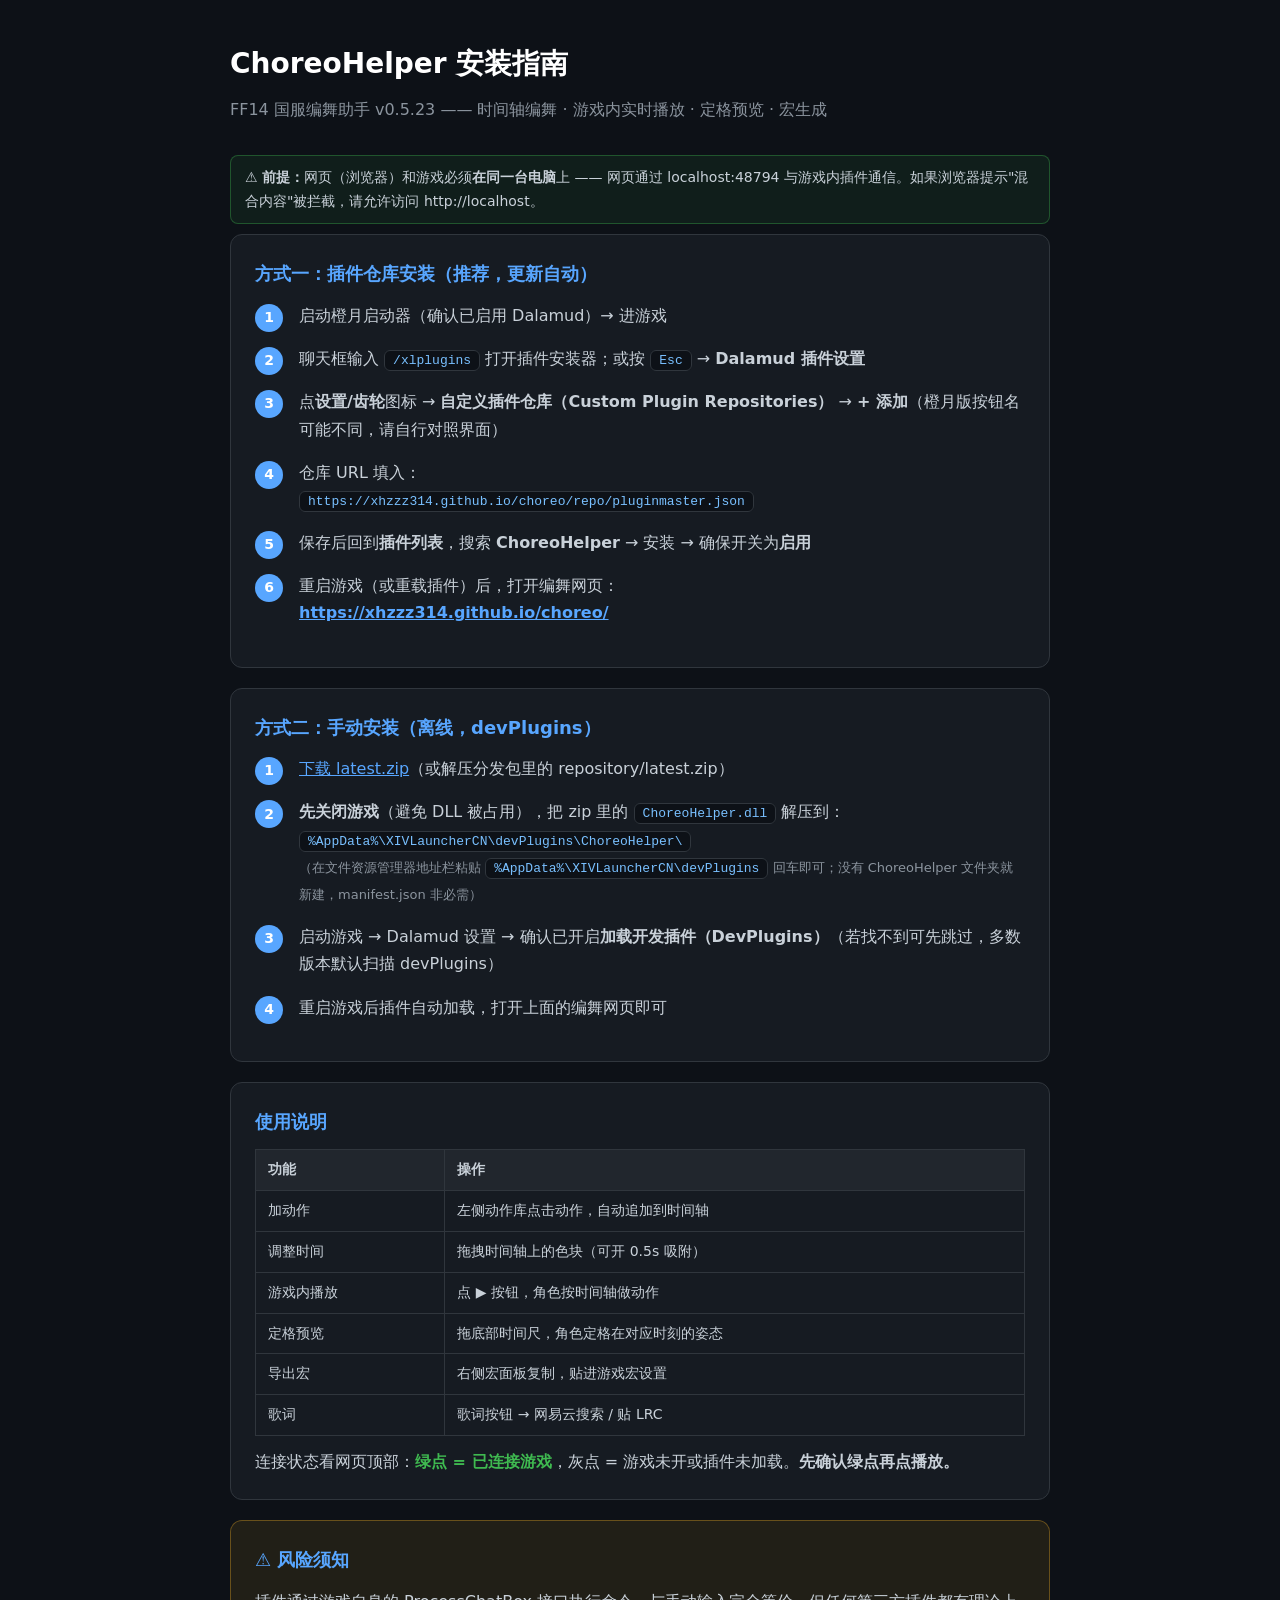
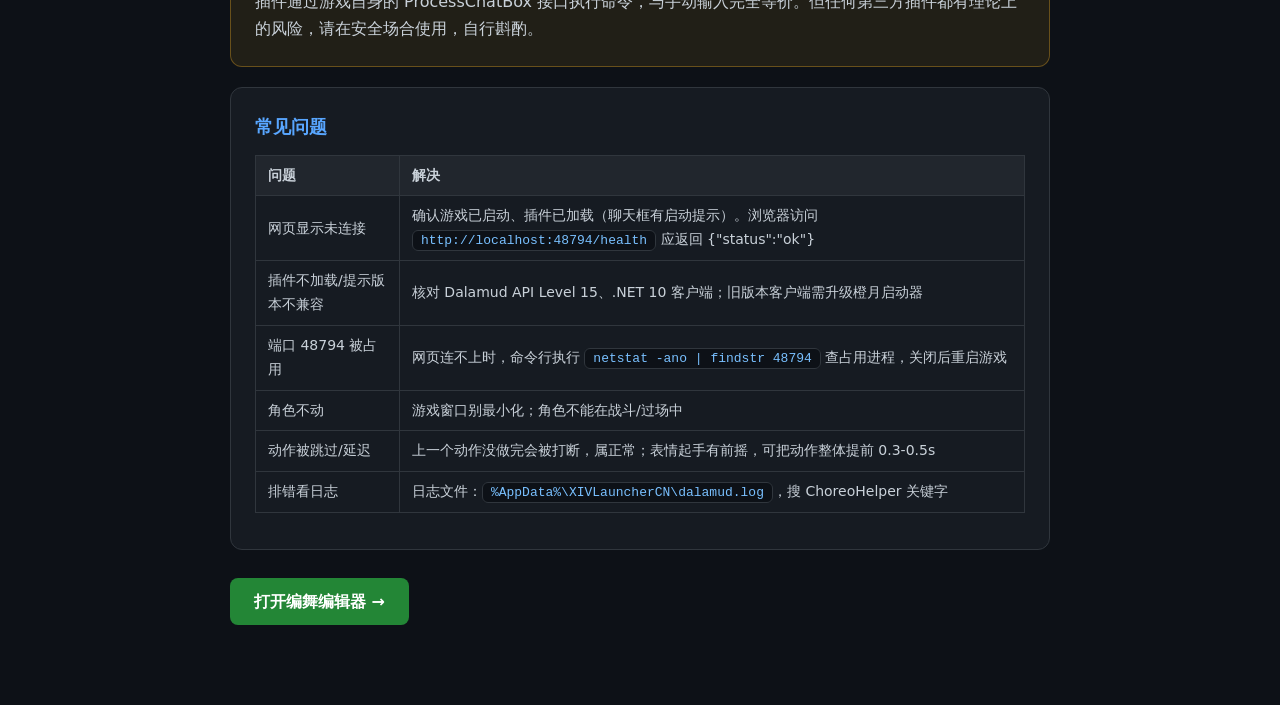
<file: choreo/install.html>
<!DOCTYPE html>
<html lang="zh-CN">
<head>
<meta charset="UTF-8">
<meta name="viewport" content="width=device-width, initial-scale=1.0">
<title>ChoreoHelper 安装指南 v0.5.26.2</title>
<style>
  :root { --bg:#0d1117; --card:#161b22; --border:#30363d; --text:#c9d1d9; --accent:#58a6ff; --green:#3fb950; --yellow:#d29922; }
  * { margin:0; padding:0; box-sizing:border-box; }
  body { font-family:'Segoe UI',system-ui,sans-serif; background:var(--bg); color:var(--text); line-height:1.7; }
  .wrap { max-width:860px; margin:0 auto; padding:40px 20px 80px; }
  h1 { font-size:28px; margin-bottom:8px; color:#fff; }
  .sub { color:#8b949e; margin-bottom:32px; }
  .card { background:var(--card); border:1px solid var(--border); border-radius:12px; padding:24px; margin-bottom:20px; }
  .card h2 { font-size:18px; color:var(--accent); margin-bottom:12px; }
  .steps { counter-reset:step; list-style:none; }
  .steps li { position:relative; padding:0 0 16px 44px; }
  .steps li::before { counter-increment:step; content:counter(step); position:absolute; left:0; top:2px; width:28px; height:28px; border-radius:50%; background:var(--accent); color:#fff; font-weight:600; display:flex; align-items:center; justify-content:center; font-size:14px; }
  code { background:#0d1117; border:1px solid var(--border); padding:2px 8px; border-radius:6px; font-family:Consolas,monospace; font-size:13px; color:#79c0ff; }
  .btn { display:inline-block; background:#238636; color:#fff; padding:10px 24px; border-radius:8px; text-decoration:none; font-weight:600; margin-top:8px; }
  .btn:hover { background:#2ea043; }
  .warn { background:rgba(210,153,34,.1); border:1px solid rgba(210,153,34,.4); }
  .tip { background:rgba(63,185,80,.08); border:1px solid rgba(63,185,80,.35); border-radius:8px; padding:10px 14px; margin:10px 0; font-size:14px; }
  .ok { color:var(--green); font-weight:600; }
  table { width:100%; border-collapse:collapse; margin:12px 0; }
  th,td { border:1px solid var(--border); padding:8px 12px; text-align:left; font-size:14px; }
  th { background:#21262d; }
  a { color:var(--accent); }
</style>
</head>
<body>
<div class="wrap">
  <h1>ChoreoHelper 安装指南</h1>
  <p class="sub">FF14 国服编舞助手 v0.5.23 —— 时间轴编舞 · 游戏内实时播放 · 定格预览 · 宏生成</p>

  <div class="tip">⚠️ <b>前提：</b>网页（浏览器）和游戏必须<b>在同一台电脑</b>上 —— 网页通过 localhost:48794 与游戏内插件通信。如果浏览器提示"混合内容"被拦截，请允许访问 http://localhost。</div>

  <div class="card">
    <h2>方式一：插件仓库安装（推荐，更新自动）</h2>
    <ol class="steps">
      <li>启动橙月启动器（确认已启用 Dalamud）→ 进游戏</li>
      <li>聊天框输入 <code>/xlplugins</code> 打开插件安装器；或按 <code>Esc</code> → <b>Dalamud 插件设置</b></li>
      <li>点<b>设置/齿轮</b>图标 → <b>自定义插件仓库（Custom Plugin Repositories）</b> → <b>+ 添加</b>（橙月版按钮名可能不同，请自行对照界面）</li>
      <li>仓库 URL 填入：<br><code>https://xhzzz314.github.io/choreo/repo/pluginmaster.json</code></li>
      <li>保存后回到<b>插件列表</b>，搜索 <b>ChoreoHelper</b> → 安装 → 确保开关为<b>启用</b></li>
      <li>重启游戏（或重载插件）后，打开编舞网页：<br><a href="https://xhzzz314.github.io/choreo/" target="_blank"><b>https://xhzzz314.github.io/choreo/</b></a></li>
    </ol>
  </div>

  <div class="card">
    <h2>方式二：手动安装（离线，devPlugins）</h2>
    <ol class="steps">
      <li><a href="https://xhzzz314.github.io/choreo/repo/latest.zip" target="_blank">下载 latest.zip</a>（或解压分发包里的 repository/latest.zip）</li>
      <li><b>先关闭游戏</b>（避免 DLL 被占用），把 zip 里的 <code>ChoreoHelper.dll</code> 解压到：<br><code>%AppData%\XIVLauncherCN\devPlugins\ChoreoHelper\</code><br>
        <span style="font-size:13px;color:#8b949e;">（在文件资源管理器地址栏粘贴 <code>%AppData%\XIVLauncherCN\devPlugins</code> 回车即可；没有 ChoreoHelper 文件夹就新建，manifest.json 非必需）</span></li>
      <li>启动游戏 → Dalamud 设置 → 确认已开启<b>加载开发插件（DevPlugins）</b>（若找不到可先跳过，多数版本默认扫描 devPlugins）</li>
      <li>重启游戏后插件自动加载，打开上面的编舞网页即可</li>
    </ol>
  </div>

  <div class="card">
    <h2>使用说明</h2>
    <table>
      <tr><th>功能</th><th>操作</th></tr>
      <tr><td>加动作</td><td>左侧动作库点击动作，自动追加到时间轴</td></tr>
      <tr><td>调整时间</td><td>拖拽时间轴上的色块（可开 0.5s 吸附）</td></tr>
      <tr><td>游戏内播放</td><td>点 ▶ 按钮，角色按时间轴做动作</td></tr>
      <tr><td>定格预览</td><td>拖底部时间尺，角色定格在对应时刻的姿态</td></tr>
      <tr><td>导出宏</td><td>右侧宏面板复制，贴进游戏宏设置</td></tr>
      <tr><td>歌词</td><td>歌词按钮 → 网易云搜索 / 贴 LRC</td></tr>
    </table>
    <p>连接状态看网页顶部：<span class="ok">绿点 = 已连接游戏</span>，灰点 = 游戏未开或插件未加载。<b>先确认绿点再点播放。</b></p>
  </div>

  <div class="card warn">
    <h2>⚠️ 风险须知</h2>
    <p>插件通过游戏自身的 ProcessChatBox 接口执行命令，与手动输入完全等价。但任何第三方插件都有理论上的风险，请在安全场合使用，自行斟酌。</p>
  </div>

  <div class="card">
    <h2>常见问题</h2>
    <table>
      <tr><th>问题</th><th>解决</th></tr>
      <tr><td>网页显示未连接</td><td>确认游戏已启动、插件已加载（聊天框有启动提示）。浏览器访问 <code>http://localhost:48794/health</code> 应返回 {"status":"ok"}</td></tr>
      <tr><td>插件不加载/提示版本不兼容</td><td>核对 Dalamud API Level 15、.NET 10 客户端；旧版本客户端需升级橙月启动器</td></tr>
      <tr><td>端口 48794 被占用</td><td>网页连不上时，命令行执行 <code>netstat -ano | findstr 48794</code> 查占用进程，关闭后重启游戏</td></tr>
      <tr><td>角色不动</td><td>游戏窗口别最小化；角色不能在战斗/过场中</td></tr>
      <tr><td>动作被跳过/延迟</td><td>上一个动作没做完会被打断，属正常；表情起手有前摇，可把动作整体提前 0.3-0.5s</td></tr>
      <tr><td>排错看日志</td><td>日志文件：<code>%AppData%\XIVLauncherCN\dalamud.log</code>，搜 ChoreoHelper 关键字</td></tr>
    </table>
  </div>

  <a class="btn" href="https://xhzzz314.github.io/choreo/">打开编舞编辑器 →</a>
</div>
</body>
</html>
</file>
